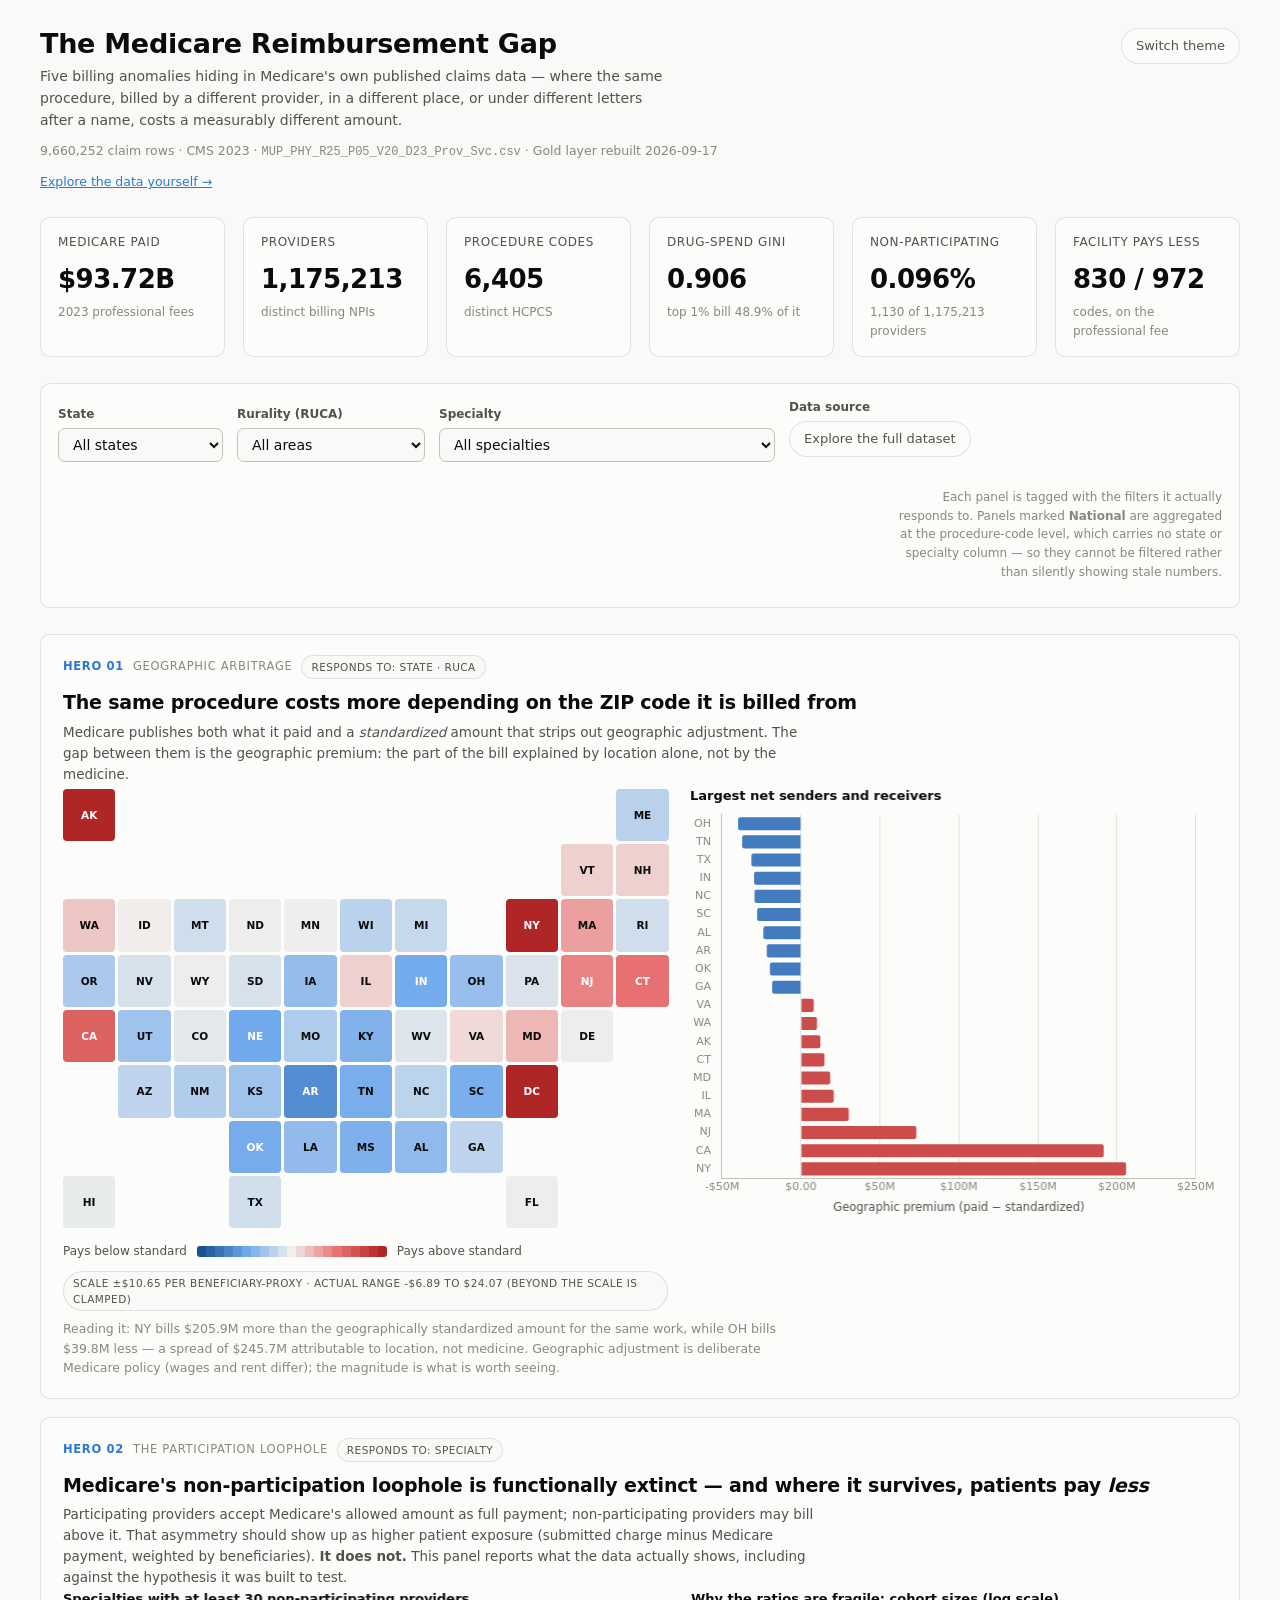
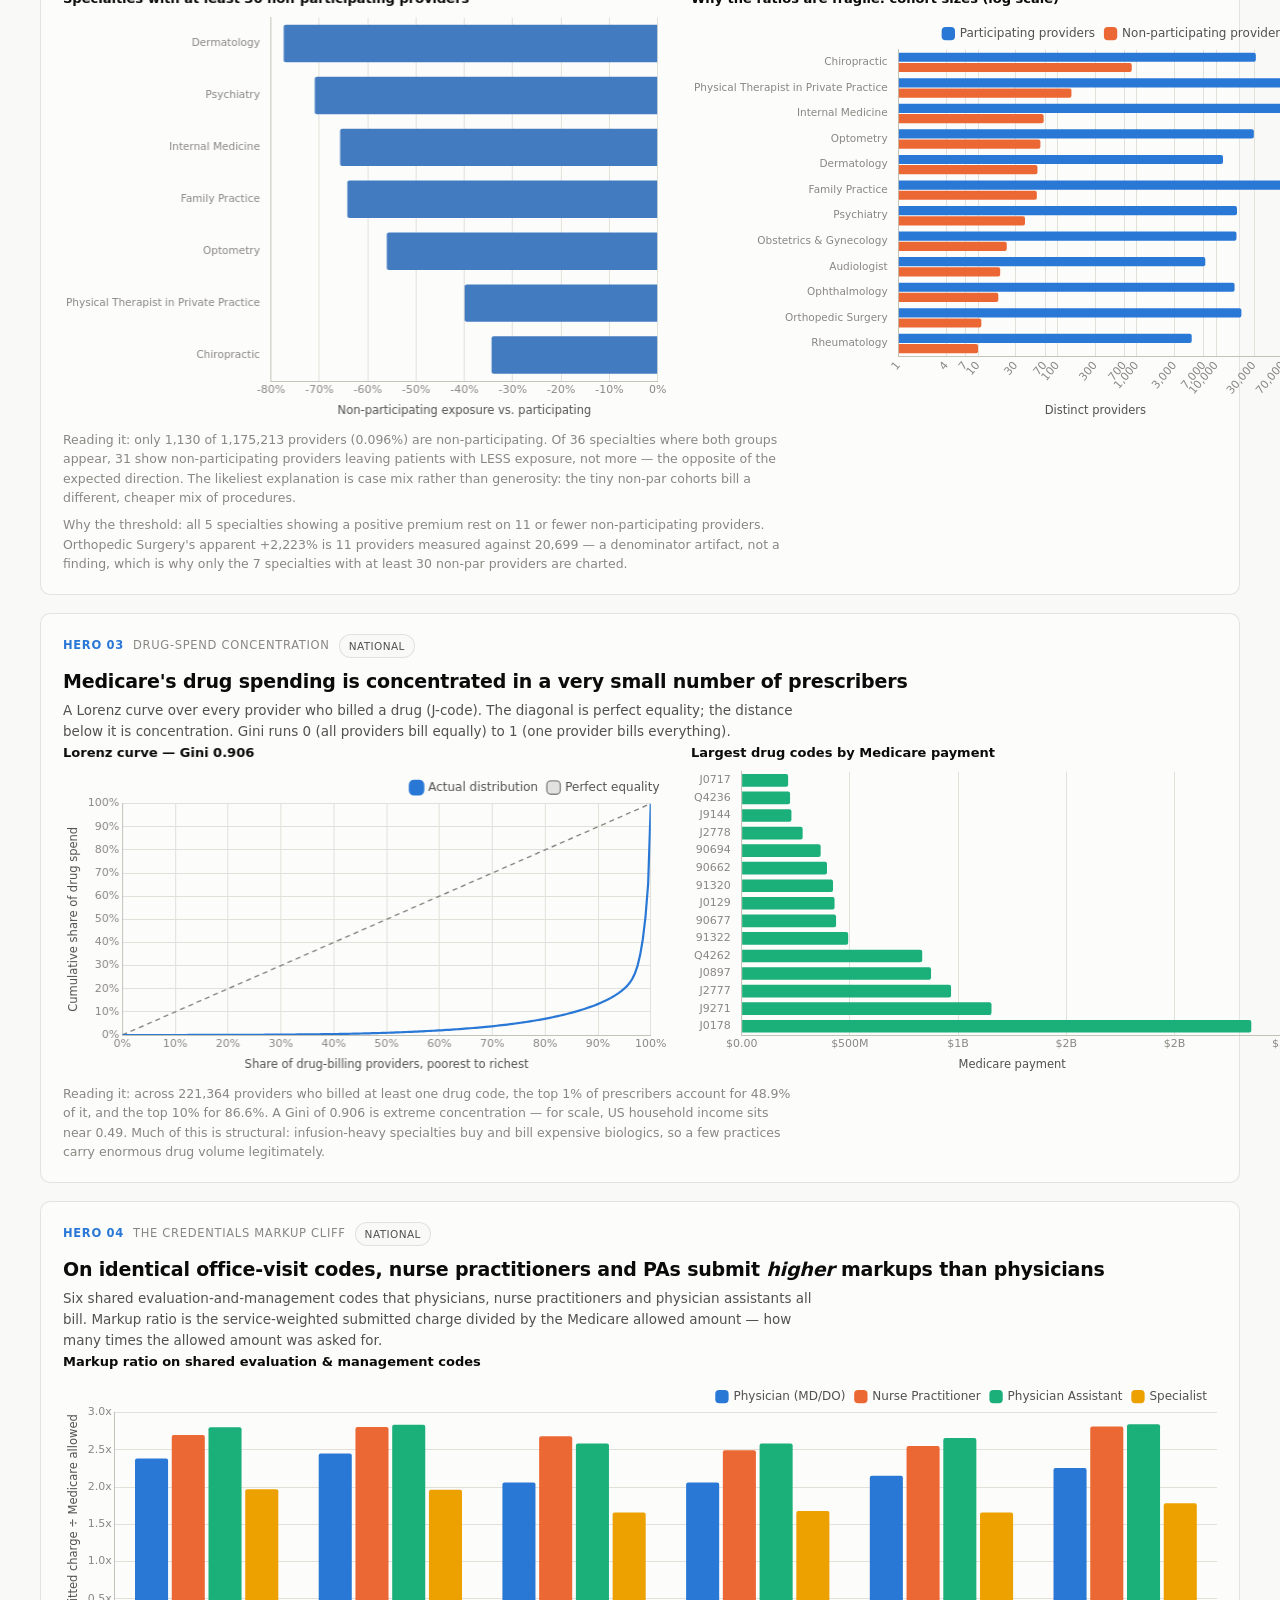
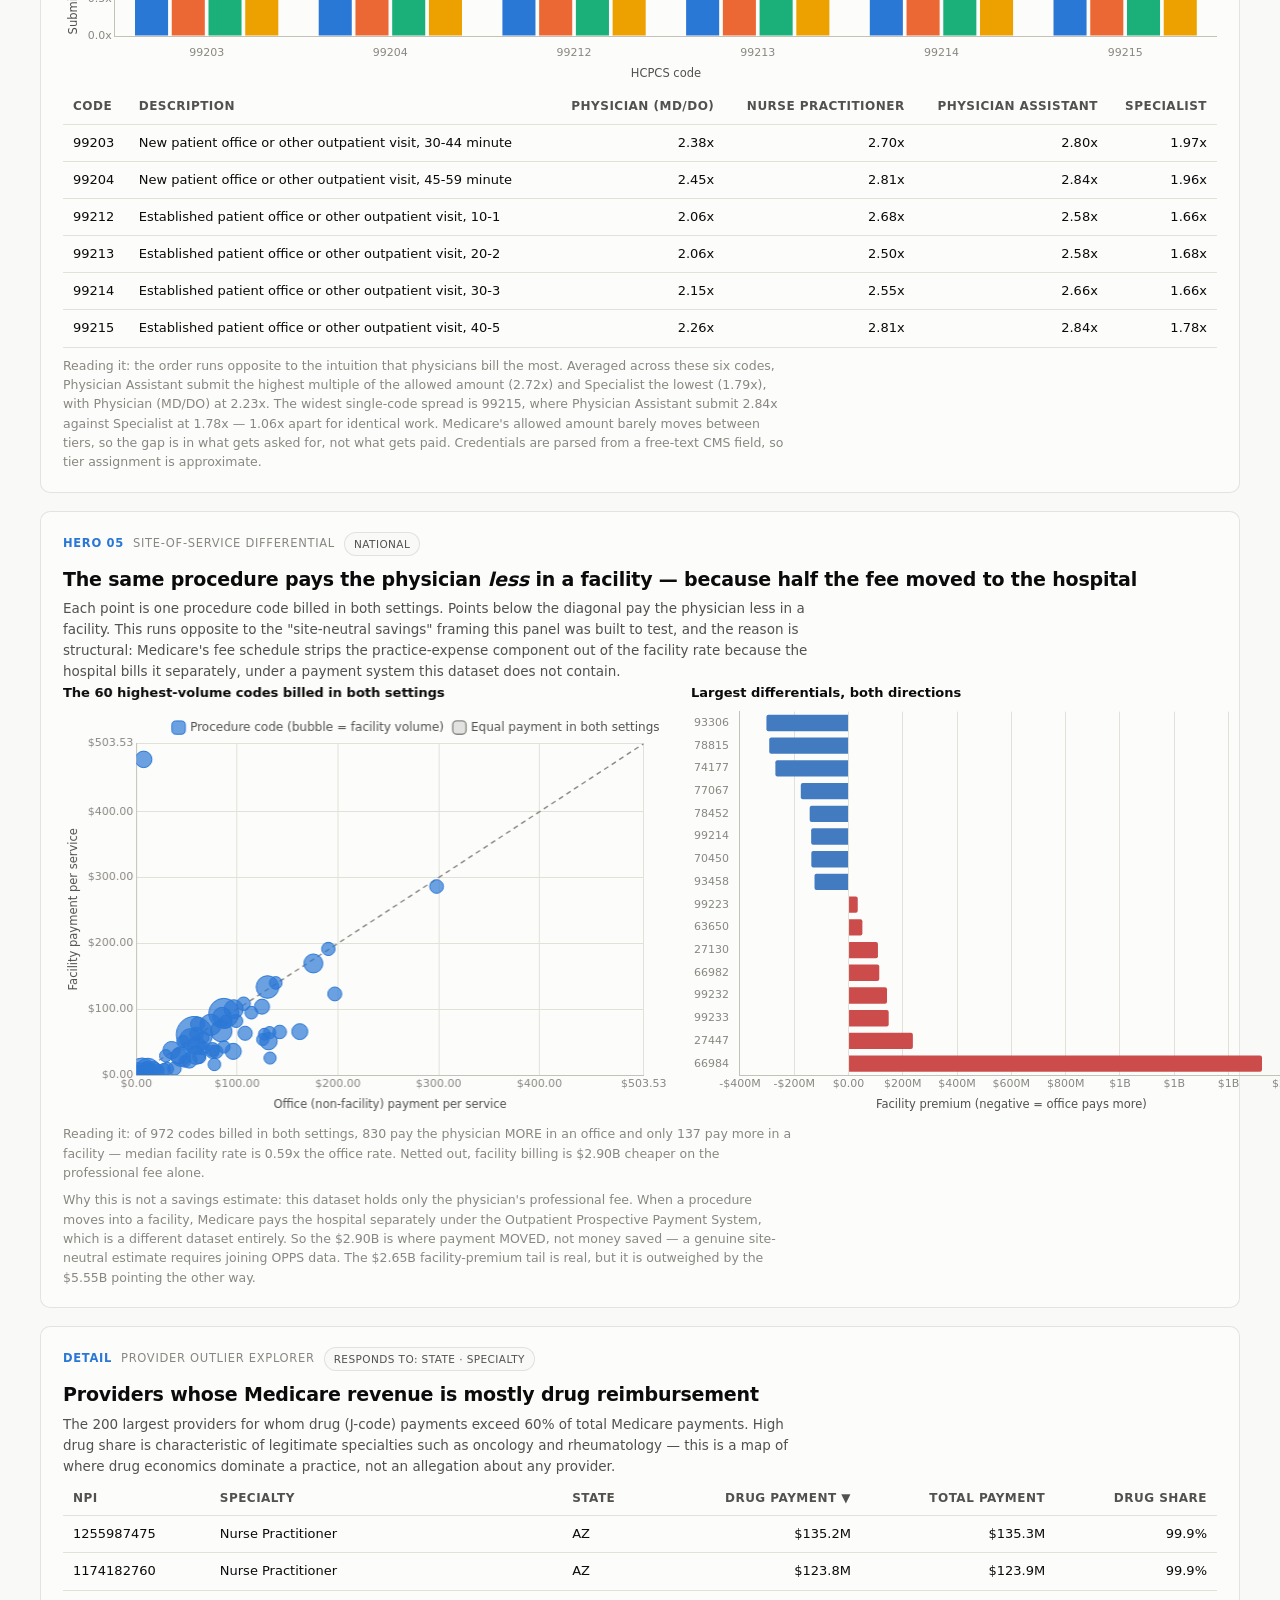
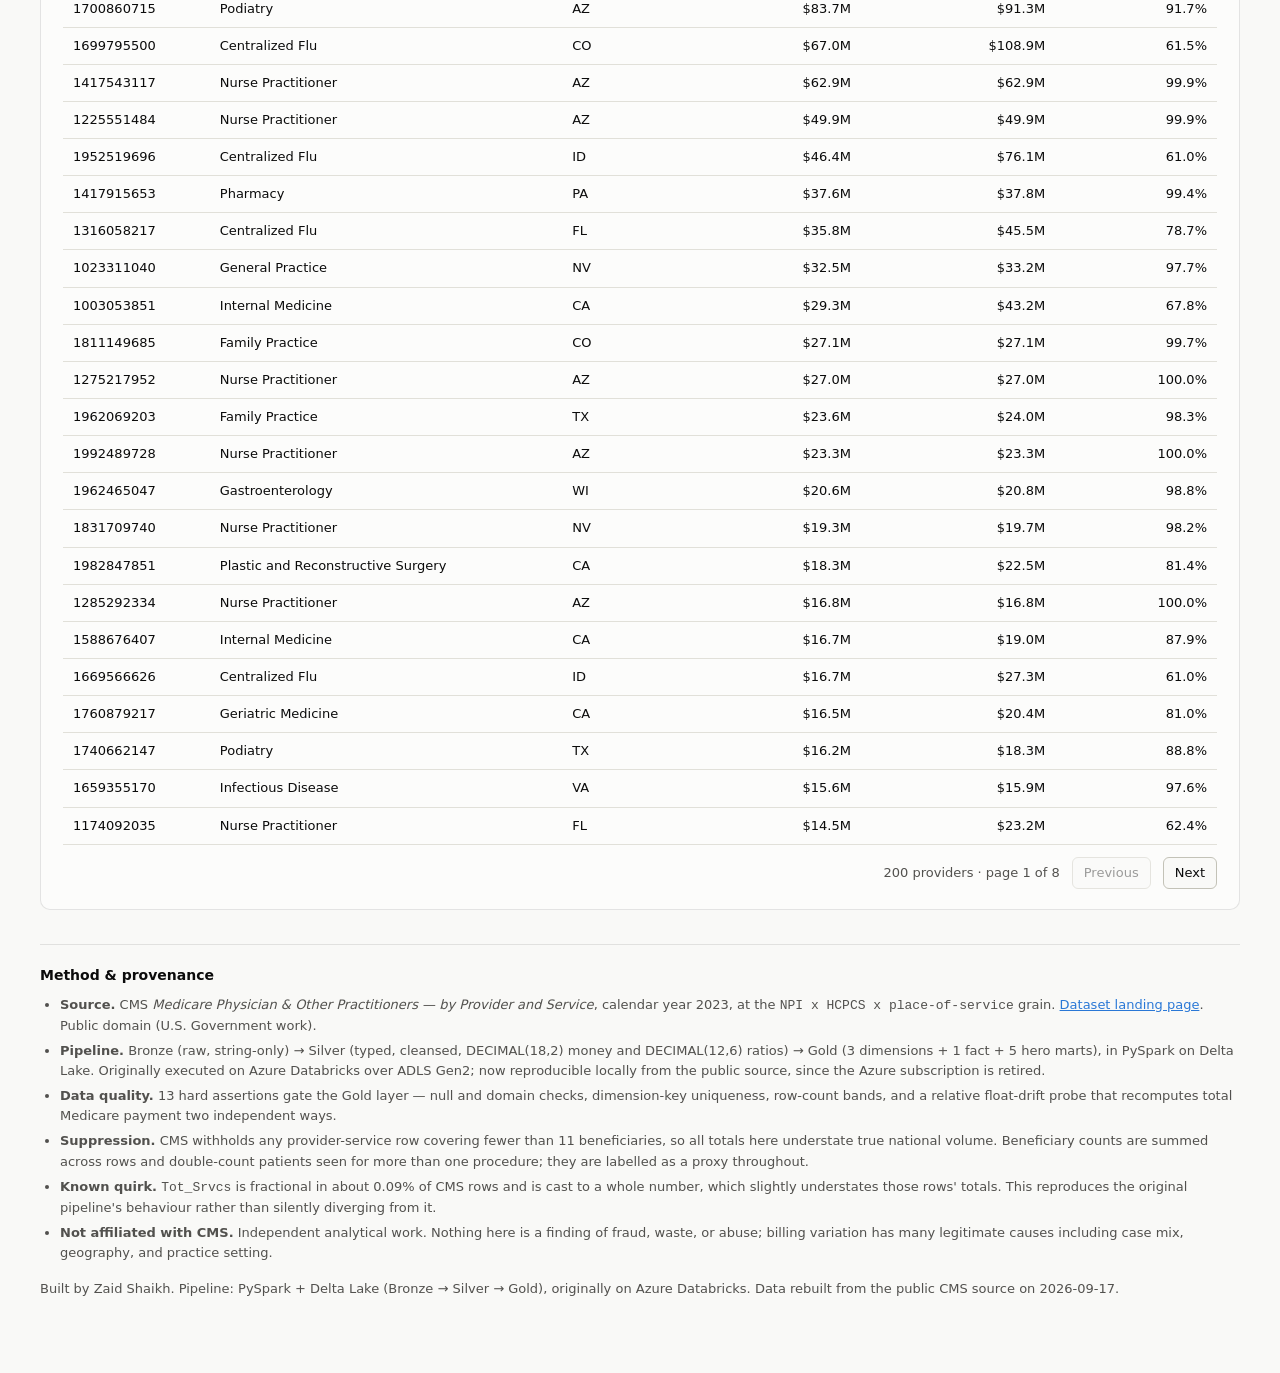
<file: docs/index.html>
<!DOCTYPE html>
<html lang="en" data-theme="light">
<head>
<meta charset="utf-8">
<meta name="viewport" content="width=device-width, initial-scale=1">
<title>Medicare Reimbursement Gap Analyzer — CMS 2023</title>
<meta name="description" content="Five billing-anomaly insights from 9.66M rows of CMS Medicare physician claims, built on a Bronze/Silver/Gold lakehouse with PySpark and Delta Lake.">
<!-- Chart.js 4.5.1, vendored on purpose. Loading it from a CDN made the entire
     narrative a single point of failure: on a network that blocks cdn.jsdelivr.net,
     Chart was undefined, charts.js threw at load, and the cascade emptied the KPI
     ribbon and removed all 8 charts, leaving only prose. This copy is byte-identical
     to the CDN's -- verify with
       openssl dgst -sha384 -binary docs/js/chart.umd.min.js | openssl base64 -A
     which must print
       jb8JQMbMoBUzgWatfe6COACi2ljcDdZQ2OxczGA3bGNeWe+6DChMTBJemed7ZnvJ
     No integrity/crossorigin attributes: both are meaningless for a same-origin file.
     The static narrative now has zero external dependencies. DuckDB still comes from
     jsdelivr, but only on demand, and explore mode degrades politely without it. -->
<script src="js/chart.umd.min.js"></script>
<link rel="stylesheet" href="css/dash.css">
</head>
<body>
<div class="wrap">

<header class="page">
  <div>
    <h1>The Medicare Reimbursement Gap</h1>
    <p class="sub">Five billing anomalies hiding in Medicare's own published claims data —
      where the same procedure, billed by a different provider, in a different place, or
      under different letters after a name, costs a measurably different amount.</p>
    <p class="prov" id="prov"></p>
    <p class="prov"><a href="explore.html">Explore the data yourself →</a></p>
  </div>
  <button class="toggle" id="theme" type="button">Switch theme</button>
</header>

<section class="kpis" id="kpis"></section>

<div class="filters">
  <div class="f">
    <label for="fState">State</label>
    <select id="fState"><option value="all">All states</option></select>
  </div>
  <div class="f">
    <label for="fRuca">Rurality (RUCA)</label>
    <select id="fRuca"><option value="all">All areas</option></select>
  </div>
  <div class="f">
    <label for="fSpec">Specialty</label>
    <select id="fSpec"><option value="all">All specialties</option></select>
  </div>
  <div class="f">
    <label for="fLive">Data source</label>
    <button class="toggle" id="fLive" type="button" aria-pressed="false">
      Explore the full dataset
    </button>
    <span class="note" id="liveStatus"></span>
  </div>
  <p class="hint">Each panel is tagged with the filters it actually responds to.
     Panels marked <strong>National</strong> are aggregated at the procedure-code
     level, which carries no state or specialty column — so they cannot be filtered
     rather than silently showing stale numbers.</p>
</div>

<!-- HERO 1 -->
<section class="card">
  <div class="eyebrow"><span class="n">Hero 01</span> Geographic arbitrage
    <span class="chip">Responds to: State · RUCA</span></div>
  <h2 id="h1title">The same procedure costs more depending on the ZIP code it is billed from</h2>
  <p class="why">Medicare publishes both what it paid and a <em>standardized</em> amount that
     strips out geographic adjustment. The gap between them is the geographic premium: the part
     of the bill explained by location alone, not by the medicine.</p>
  <div class="split">
    <div>
      <div class="tilemap" id="tilemap"></div>
      <div class="legend">
        <span>Pays below standard</span>
        <span class="ramp" id="ramp"></span>
        <span>Pays above standard</span>
        <span class="chip" id="rampScale"></span>
      </div>
    </div>
    <div class="chartbox tall"><canvas id="cGeo"></canvas></div>
  </div>
  <p class="read" id="h1read"></p>
</section>

<!-- HERO 2 -->
<section class="card">
  <div class="eyebrow"><span class="n">Hero 02</span> The participation loophole
    <span class="chip">Responds to: Specialty</span>
    <span class="badge-reliability" id="badgeH2" hidden></span></div>
  <h2>Medicare's non-participation loophole is functionally extinct — and where it survives,
      patients pay <em>less</em></h2>
  <p class="why">Participating providers accept Medicare's allowed amount as full payment;
     non-participating providers may bill above it. That asymmetry should show up as higher
     patient exposure (submitted charge minus Medicare payment, weighted by beneficiaries).
     <strong>It does not.</strong> This panel reports what the data actually shows, including
     against the hypothesis it was built to test.</p>
  <div class="split">
    <div class="chartbox tall"><canvas id="cNonPar"></canvas></div>
    <div class="chartbox tall"><canvas id="cNonParAbs"></canvas></div>
  </div>
  <p class="read" id="h2read"></p>
  <p class="read" id="h2caveat"></p>
</section>

<!-- HERO 3 -->
<section class="card">
  <div class="eyebrow"><span class="n">Hero 03</span> Drug-spend concentration
    <span class="chip" id="chipH3">National</span></div>
  <h2>Medicare's drug spending is concentrated in a very small number of prescribers</h2>
  <p class="why">A Lorenz curve over every provider who billed a drug (J-code). The diagonal is
     perfect equality; the distance below it is concentration. Gini runs 0 (all providers bill
     equally) to 1 (one provider bills everything).</p>
  <div class="split">
    <div class="chartbox"><canvas id="cLorenz"></canvas></div>
    <div class="chartbox"><canvas id="cJcode"></canvas></div>
  </div>
  <p class="read" id="h3read"></p>
</section>

<!-- HERO 4 -->
<section class="card">
  <div class="eyebrow"><span class="n">Hero 04</span> The credentials markup cliff
    <span class="chip">National</span></div>
  <h2>On identical office-visit codes, nurse practitioners and PAs submit <em>higher</em>
      markups than physicians</h2>
  <p class="why">Six shared evaluation-and-management codes that physicians, nurse practitioners
     and physician assistants all bill. Markup ratio is the service-weighted submitted charge
     divided by the Medicare allowed amount — how many times the allowed amount was asked for.</p>
  <div class="chartbox"><canvas id="cCred"></canvas></div>
  <!-- Table is the accessibility relief for the two light-mode series that fall
       below 3:1 against the light surface; it is also just easier to read exactly. -->
  <div class="tblwrap"><table id="tCred"></table></div>
  <p class="read" id="h4read"></p>
</section>

<!-- HERO 5 -->
<section class="card">
  <div class="eyebrow"><span class="n">Hero 05</span> Site-of-service differential
    <span class="chip">National</span></div>
  <h2>The same procedure pays the physician <em>less</em> in a facility — because half the fee
      moved to the hospital</h2>
  <p class="why">Each point is one procedure code billed in both settings. Points below the
     diagonal pay the physician less in a facility. This runs opposite to the "site-neutral
     savings" framing this panel was built to test, and the reason is structural: Medicare's
     fee schedule strips the practice-expense component out of the facility rate because the
     hospital bills it separately, under a payment system this dataset does not contain.</p>
  <div class="split">
    <div class="chartbox tall"><canvas id="cSite"></canvas></div>
    <div class="chartbox tall"><canvas id="cSiteBar"></canvas></div>
  </div>
  <p class="read" id="h5read"></p>
  <p class="read" id="h5caveat"></p>
</section>

<!-- DETAIL -->
<section class="card">
  <div class="eyebrow"><span class="n">Detail</span> Provider outlier explorer
    <span class="chip">Responds to: State · Specialty</span></div>
  <h2>Providers whose Medicare revenue is mostly drug reimbursement</h2>
  <p class="why">The 200 largest providers for whom drug (J-code) payments exceed 60% of total
     Medicare payments. High drug share is characteristic of legitimate specialties such as
     oncology and rheumatology — this is a map of where drug economics dominate a practice,
     not an allegation about any provider.</p>
  <div class="tblwrap"><table id="tProv"></table></div>
  <div class="pager" id="provPager"></div>
</section>

<footer class="page">
  <h3>Method &amp; provenance</h3>
  <ul>
    <li><strong>Source.</strong> CMS <em>Medicare Physician &amp; Other Practitioners — by
      Provider and Service</em>, calendar year 2023, at the
      <code>NPI x HCPCS x place-of-service</code> grain.
      <a id="srcLink" href="#" rel="noopener">Dataset landing page</a>. Public domain
      (U.S. Government work).</li>
    <li><strong>Pipeline.</strong> Bronze (raw, string-only) → Silver (typed, cleansed,
      DECIMAL(18,2) money and DECIMAL(12,6) ratios) → Gold (3 dimensions + 1 fact + 5 hero
      marts), in PySpark on Delta Lake. Originally executed on Azure Databricks over ADLS Gen2;
      now reproducible locally from the public source, since the Azure subscription is retired.</li>
    <li><strong>Data quality.</strong> 13 hard assertions gate the Gold layer — null and domain
      checks, dimension-key uniqueness, row-count bands, and a relative float-drift probe that
      recomputes total Medicare payment two independent ways.</li>
    <li><strong>Suppression.</strong> CMS withholds any provider-service row covering fewer than
      11 beneficiaries, so all totals here understate true national volume. Beneficiary counts
      are summed across rows and double-count patients seen for more than one procedure; they
      are labelled as a proxy throughout.</li>
    <li><strong>Known quirk.</strong> <code>Tot_Srvcs</code> is fractional in about 0.09% of CMS
      rows and is cast to a whole number, which slightly understates those rows' totals. This
      reproduces the original pipeline's behaviour rather than silently diverging from it.</li>
    <li><strong>Not affiliated with CMS.</strong> Independent analytical work. Nothing here is
      a finding of fraud, waste, or abuse; billing variation has many legitimate causes
      including case mix, geography, and practice setting.</li>
  </ul>
  <p id="foot"></p>
</footer>

</div>

<script id="payload" type="application/json">/*DATA_START*/{"meta":{"cms_file":"MUP_PHY_R25_P05_V20_D23_Prov_Svc.csv","cms_url":"https://data.cms.gov/provider-summary-by-type-of-service/medicare-physician-other-practitioners/medicare-physician-other-practitioners-by-provider-and-service","data_year":2023,"generated":"2026-09-17","source_rows":9660252},"geo":[{"state":"AA","ruca":"Large rural","premium":-1546.94,"pymt":23259.24,"benes":275.0,"svcs":364.0,"prem_per_bene":-5.63},{"state":"AA","ruca":"Urban","premium":-2981.04,"pymt":105415.24,"benes":3227.0,"svcs":10497.0,"prem_per_bene":-0.92},{"state":"AE","ruca":"Unknown","premium":21434.73,"pymt":10386188.82,"benes":89309.0,"svcs":843961.0,"prem_per_bene":0.24},{"state":"AE","ruca":"Urban","premium":-6559.84,"pymt":99797.31,"benes":1144.0,"svcs":1700.0,"prem_per_bene":-5.73},{"state":"AK","ruca":"Unknown","premium":38865.25,"pymt":214744.43,"benes":1859.0,"svcs":3935.0,"prem_per_bene":20.91},{"state":"AK","ruca":"Urban","premium":8175582.42,"pymt":52135903.39,"benes":354337.0,"svcs":1983816.0,"prem_per_bene":23.07},{"state":"AK","ruca":"Small rural / isolated","premium":1494383.84,"pymt":7912968.82,"benes":54594.0,"svcs":290840.0,"prem_per_bene":27.37},{"state":"AK","ruca":"Large rural","premium":2548296.84,"pymt":13790412.81,"benes":98379.0,"svcs":414730.0,"prem_per_bene":25.9},{"state":"AL","ruca":"Large rural","premium":-1292241.38,"pymt":37456098.97,"benes":385292.0,"svcs":1759648.0,"prem_per_bene":-3.35},{"state":"AL","ruca":"Urban","premium":-22062356.74,"pymt":454228177.75,"benes":5389005.0,"svcs":25982260.0,"prem_per_bene":-4.09},{"state":"AL","ruca":"Small rural / isolated","premium":-135691.87,"pymt":28365707.12,"benes":250995.0,"svcs":1409185.0,"prem_per_bene":-0.54},{"state":"AL","ruca":"Unknown","premium":-336545.48,"pymt":5454511.15,"benes":69197.0,"svcs":415085.0,"prem_per_bene":-4.86},{"state":"AP","ruca":"Urban","premium":355.72,"pymt":51669.69,"benes":254.0,"svcs":793.0,"prem_per_bene":1.4},{"state":"AP","ruca":"Unknown","premium":-13742.82,"pymt":350463.58,"benes":4923.0,"svcs":22562.0,"prem_per_bene":-2.79},{"state":"AR","ruca":"Small rural / isolated","premium":1048274.59,"pymt":25521770.91,"benes":242807.0,"svcs":1419881.0,"prem_per_bene":4.32},{"state":"AR","ruca":"Urban","premium":-20303317.8,"pymt":269883523.4,"benes":2454954.0,"svcs":14473662.0,"prem_per_bene":-8.27},{"state":"AR","ruca":"Unknown","premium":-20495.76,"pymt":200920.53,"benes":1109.0,"svcs":2718.0,"prem_per_bene":-18.48},{"state":"AR","ruca":"Large rural","premium":-2416204.35,"pymt":42881045.12,"benes":450978.0,"svcs":1691808.0,"prem_per_bene":-5.36},{"state":"AZ","ruca":"Unknown","premium":-61887.87,"pymt":1741128.72,"benes":12352.0,"svcs":54793.0,"prem_per_bene":-5.01},{"state":"AZ","ruca":"Small rural / isolated","premium":801186.81,"pymt":13700732.5,"benes":112834.0,"svcs":527499.0,"prem_per_bene":7.1},{"state":"AZ","ruca":"Large rural","premium":111403.37,"pymt":24598224.24,"benes":197111.0,"svcs":922896.0,"prem_per_bene":0.57},{"state":"AZ","ruca":"Urban","premium":-17094212.31,"pymt":798740422.31,"benes":7865599.0,"svcs":41626008.0,"prem_per_bene":-2.17},{"state":"CA","ruca":"Urban","premium":185324821.88,"pymt":3529972013.18,"benes":28814549.0,"svcs":157591655.0,"prem_per_bene":6.43},{"state":"CA","ruca":"Small rural / isolated","premium":2026379.17,"pymt":18545599.15,"benes":149627.0,"svcs":832205.0,"prem_per_bene":13.54},{"state":"CA","ruca":"Large rural","premium":4160458.73,"pymt":75970322.08,"benes":611975.0,"svcs":2709346.0,"prem_per_bene":6.8},{"state":"CA","ruca":"Unknown","premium":171800.31,"pymt":1672681.4,"benes":10577.0,"svcs":108989.0,"prem_per_bene":16.24},{"state":"CO","ruca":"Large rural","premium":-58590.37,"pymt":25698594.46,"benes":266331.0,"svcs":1018255.0,"prem_per_bene":-0.22},{"state":"CO","ruca":"Unknown","premium":3229.08,"pymt":65682.68,"benes":599.0,"svcs":1410.0,"prem_per_bene":5.39},{"state":"CO","ruca":"Small rural / isolated","premium":1173526.07,"pymt":14939487.55,"benes":130616.0,"svcs":650461.0,"prem_per_bene":8.98},{"state":"CO","ruca":"Urban","premium":-3397151.18,"pymt":398051994.1,"benes":3944516.0,"svcs":22577284.0,"prem_per_bene":-0.86},{"state":"CT","ruca":"Urban","premium":13927599.6,"pymt":309705542.41,"benes":2602551.0,"svcs":11020961.0,"prem_per_bene":5.35},{"state":"CT","ruca":"Large rural","premium":368671.31,"pymt":6970261.76,"benes":68294.0,"svcs":247118.0,"prem_per_bene":5.4},{"state":"CT","ruca":"Small rural / isolated","premium":125847.35,"pymt":1512298.19,"benes":11700.0,"svcs":35414.0,"prem_per_bene":10.76},{"state":"CT","ruca":"Unknown","premium":439024.19,"pymt":8230615.47,"benes":68070.0,"svcs":254104.0,"prem_per_bene":6.45},{"state":"DC","ruca":"Unknown","premium":34801.15,"pymt":460253.57,"benes":5018.0,"svcs":9633.0,"prem_per_bene":6.94},{"state":"DC","ruca":"Urban","premium":6273536.67,"pymt":83140793.57,"benes":579385.0,"svcs":2836289.0,"prem_per_bene":10.83},{"state":"DE","ruca":"Urban","premium":-319574.92,"pymt":132906405.57,"benes":931002.0,"svcs":5119504.0,"prem_per_bene":-0.34},{"state":"DE","ruca":"Small rural / isolated","premium":-57189.29,"pymt":2168959.01,"benes":17593.0,"svcs":56905.0,"prem_per_bene":-3.25},{"state":"DE","ruca":"Unknown","premium":181.98,"pymt":176175.4,"benes":1906.0,"svcs":4456.0,"prem_per_bene":0.1},{"state":"DE","ruca":"Large rural","premium":168905.12,"pymt":43956157.61,"benes":334844.0,"svcs":2357020.0,"prem_per_bene":0.5},{"state":"FL","ruca":"Large rural","premium":606706.68,"pymt":39647936.14,"benes":320771.0,"svcs":1881919.0,"prem_per_bene":1.89},{"state":"FL","ruca":"Small rural / isolated","premium":1059555.49,"pymt":29928230.25,"benes":256254.0,"svcs":1259271.0,"prem_per_bene":4.13},{"state":"FL","ruca":"Unknown","premium":-1487.43,"pymt":408506.42,"benes":4407.0,"svcs":22151.0,"prem_per_bene":-0.34},{"state":"FL","ruca":"Urban","premium":-6224434.02,"pymt":3214594757.77,"benes":28156235.0,"svcs":183652224.0,"prem_per_bene":-0.22},{"state":"FM","ruca":"Urban","premium":857.51,"pymt":27392.06,"benes":48.0,"svcs":421.0,"prem_per_bene":17.86},{"state":"GA","ruca":"Unknown","premium":-3199.23,"pymt":216197.8,"benes":3373.0,"svcs":5838.0,"prem_per_bene":-0.95},{"state":"GA","ruca":"Urban","premium":-16223623.95,"pymt":779584336.0,"benes":7790500.0,"svcs":39750695.0,"prem_per_bene":-2.08},{"state":"GA","ruca":"Large rural","premium":-3205202.88,"pymt":75622185.64,"benes":754299.0,"svcs":3068009.0,"prem_per_bene":-4.25},{"state":"GA","ruca":"Small rural / isolated","premium":1167352.71,"pymt":39795733.0,"benes":351154.0,"svcs":2085344.0,"prem_per_bene":3.32},{"state":"GU","ruca":"Unknown","premium":47075.38,"pymt":5451099.32,"benes":42665.0,"svcs":385689.0,"prem_per_bene":1.1},{"state":"GU","ruca":"Urban","premium":-80.03,"pymt":3771.9,"benes":46.0,"svcs":55.0,"prem_per_bene":-1.74},{"state":"HI","ruca":"Large rural","premium":167660.43,"pymt":11670557.26,"benes":92917.0,"svcs":424774.0,"prem_per_bene":1.8},{"state":"HI","ruca":"Urban","premium":-512157.77,"pymt":72245464.32,"benes":852384.0,"svcs":3049553.0,"prem_per_bene":-0.6},{"state":"HI","ruca":"Small rural / isolated","premium":31495.3,"pymt":2059062.3,"benes":15949.0,"svcs":49455.0,"prem_per_bene":1.97},{"state":"IA","ruca":"Urban","premium":-10050553.93,"pymt":255941425.26,"benes":2244293.0,"svcs":11918951.0,"prem_per_bene":-4.48},{"state":"IA","ruca":"Large rural","premium":-1508814.35,"pymt":32639643.58,"benes":371611.0,"svcs":1150186.0,"prem_per_bene":-4.06},{"state":"IA","ruca":"Unknown","premium":-821.92,"pymt":1618.64,"benes":19.0,"svcs":33.0,"prem_per_bene":-43.26},{"state":"IA","ruca":"Small rural / isolated","premium":744053.33,"pymt":29580679.96,"benes":289249.0,"svcs":1305061.0,"prem_per_bene":2.57},{"state":"ID","ruca":"Large rural","premium":-432868.35,"pymt":16179851.98,"benes":150965.0,"svcs":615824.0,"prem_per_bene":-2.87},{"state":"ID","ruca":"Unknown","premium":-2492.62,"pymt":27287.12,"benes":310.0,"svcs":476.0,"prem_per_bene":-8.04},{"state":"ID","ruca":"Urban","premium":388831.09,"pymt":137595479.05,"benes":1656776.0,"svcs":6931480.0,"prem_per_bene":0.23},{"state":"ID","ruca":"Small rural / isolated","premium":214157.44,"pymt":5248034.95,"benes":51618.0,"svcs":282197.0,"prem_per_bene":4.15},{"state":"IL","ruca":"Large rural","premium":-110529.71,"pymt":71504208.94,"benes":573754.0,"svcs":4062646.0,"prem_per_bene":-0.19},{"state":"IL","ruca":"Urban","premium":18230364.04,"pymt":1723576253.9,"benes":15461531.0,"svcs":99407876.0,"prem_per_bene":1.18},{"state":"IL","ruca":"Small rural / isolated","premium":2637235.95,"pymt":28179023.19,"benes":226070.0,"svcs":1467467.0,"prem_per_bene":11.67},{"state":"IL","ruca":"Unknown","premium":-67.05,"pymt":145568.67,"benes":1169.0,"svcs":3266.0,"prem_per_bene":-0.06},{"state":"IN","ruca":"Urban","premium":-27826663.2,"pymt":546240336.45,"benes":5152589.0,"svcs":22865690.0,"prem_per_bene":-5.4},{"state":"IN","ruca":"Small rural / isolated","premium":65657.97,"pymt":18984203.08,"benes":179642.0,"svcs":720385.0,"prem_per_bene":0.37},{"state":"IN","ruca":"Large rural","premium":-1920404.69,"pymt":54933297.36,"benes":545169.0,"svcs":1982832.0,"prem_per_bene":-3.52},{"state":"IN","ruca":"Unknown","premium":-14260.05,"pymt":156931.08,"benes":2001.0,"svcs":3277.0,"prem_per_bene":-7.13},{"state":"KS","ruca":"Urban","premium":-13620879.24,"pymt":258474317.58,"benes":3582385.0,"svcs":13280567.0,"prem_per_bene":-3.8},{"state":"KS","ruca":"Unknown","premium":-3887.16,"pymt":59152.29,"benes":436.0,"svcs":2347.0,"prem_per_bene":-8.92},{"state":"KS","ruca":"Small rural / isolated","premium":1988047.43,"pymt":17764360.41,"benes":160866.0,"svcs":977596.0,"prem_per_bene":12.36},{"state":"KS","ruca":"Large rural","premium":-2413881.37,"pymt":59249254.04,"benes":586210.0,"svcs":3152733.0,"prem_per_bene":-4.12},{"state":"KY","ruca":"Large rural","premium":-2664742.65,"pymt":74538382.07,"benes":655648.0,"svcs":3362279.0,"prem_per_bene":-4.06},{"state":"KY","ruca":"Unknown","premium":-186.05,"pymt":5152.42,"benes":120.0,"svcs":174.0,"prem_per_bene":-1.55},{"state":"KY","ruca":"Urban","premium":-16446331.25,"pymt":273390920.76,"benes":2706141.0,"svcs":12184785.0,"prem_per_bene":-6.08},{"state":"KY","ruca":"Small rural / isolated","premium":2422344.47,"pymt":36661554.04,"benes":329423.0,"svcs":1833900.0,"prem_per_bene":7.35},{"state":"LA","ruca":"Urban","premium":-13371037.62,"pymt":366374904.71,"benes":3175721.0,"svcs":16855475.0,"prem_per_bene":-4.21},{"state":"LA","ruca":"Large rural","premium":-691685.65,"pymt":32896201.33,"benes":273254.0,"svcs":1504224.0,"prem_per_bene":-2.53},{"state":"LA","ruca":"Small rural / isolated","premium":142843.35,"pymt":17194028.34,"benes":179620.0,"svcs":1868192.0,"prem_per_bene":0.8},{"state":"LA","ruca":"Unknown","premium":-11123.47,"pymt":173811.78,"benes":3072.0,"svcs":6429.0,"prem_per_bene":-3.62},{"state":"MA","ruca":"Urban","premium":29426490.28,"pymt":836944142.1,"benes":8888279.0,"svcs":33817006.0,"prem_per_bene":3.31},{"state":"MA","ruca":"Unknown","premium":35787.91,"pymt":584585.97,"benes":4617.0,"svcs":11927.0,"prem_per_bene":7.75},{"state":"MA","ruca":"Small rural / isolated","premium":409825.68,"pymt":3582886.38,"benes":27814.0,"svcs":146002.0,"prem_per_bene":14.73},{"state":"MA","ruca":"Large rural","premium":400943.81,"pymt":8034529.52,"benes":90933.0,"svcs":361944.0,"prem_per_bene":4.41},{"state":"MD","ruca":"Small rural / isolated","premium":-137732.38,"pymt":5758307.33,"benes":50715.0,"svcs":196986.0,"prem_per_bene":-2.72},{"state":"MD","ruca":"Urban","premium":18692240.41,"pymt":899400372.2,"benes":7475741.0,"svcs":43817656.0,"prem_per_bene":2.5},{"state":"MD","ruca":"Unknown","premium":15721.61,"pymt":448989.11,"benes":5012.0,"svcs":18913.0,"prem_per_bene":3.14},{"state":"MD","ruca":"Large rural","premium":-64469.51,"pymt":36460705.3,"benes":216688.0,"svcs":2548366.0,"prem_per_bene":-0.3},{"state":"ME","ruca":"Small rural / isolated","premium":479102.94,"pymt":15058046.3,"benes":129450.0,"svcs":724738.0,"prem_per_bene":3.7},{"state":"ME","ruca":"Large rural","premium":-413110.87,"pymt":14019940.52,"benes":126480.0,"svcs":558105.0,"prem_per_bene":-3.27},{"state":"ME","ruca":"Urban","premium":-1963736.43,"pymt":55957408.06,"benes":604859.0,"svcs":2614475.0,"prem_per_bene":-3.25},{"state":"MI","ruca":"Small rural / isolated","premium":1487884.53,"pymt":25161084.32,"benes":219988.0,"svcs":1130023.0,"prem_per_bene":6.76},{"state":"MI","ruca":"Urban","premium":-12773571.35,"pymt":702951337.08,"benes":6268220.0,"svcs":30147639.0,"prem_per_bene":-2.04},{"state":"MI","ruca":"Large rural","premium":-501102.2,"pymt":48800684.47,"benes":491507.0,"svcs":1677890.0,"prem_per_bene":-1.02},{"state":"MI","ruca":"Unknown","premium":-6730.92,"pymt":95609.61,"benes":1107.0,"svcs":2336.0,"prem_per_bene":-6.08},{"state":"MN","ruca":"Large rural","premium":743816.11,"pymt":29910147.38,"benes":350557.0,"svcs":1065008.0,"prem_per_bene":2.12},{"state":"MN","ruca":"Urban","premium":-2790764.55,"pymt":281126671.76,"benes":3251763.0,"svcs":16915646.0,"prem_per_bene":-0.86},{"state":"MN","ruca":"Unknown","premium":315.33,"pymt":84390.5,"benes":2042.0,"svcs":3220.0,"prem_per_bene":0.15},{"state":"MN","ruca":"Small rural / isolated","premium":1903370.47,"pymt":18034447.21,"benes":194877.0,"svcs":830063.0,"prem_per_bene":9.77},{"state":"MO","ruca":"Unknown","premium":-6260.37,"pymt":345783.49,"benes":2791.0,"svcs":9907.0,"prem_per_bene":-2.24},{"state":"MO","ruca":"Small rural / isolated","premium":3009079.21,"pymt":25656261.94,"benes":204346.0,"svcs":1504106.0,"prem_per_bene":14.73},{"state":"MO","ruca":"Urban","premium":-15522591.52,"pymt":446111784.43,"benes":4131006.0,"svcs":20685298.0,"prem_per_bene":-3.76},{"state":"MO","ruca":"Large rural","premium":57471.2,"pymt":45858102.97,"benes":464855.0,"svcs":1902063.0,"prem_per_bene":0.12},{"state":"MP","ruca":"Unknown","premium":-27414.97,"pymt":262333.75,"benes":1825.0,"svcs":7432.0,"prem_per_bene":-15.02},{"state":"MS","ruca":"Unknown","premium":-6042.79,"pymt":71580.0,"benes":567.0,"svcs":3072.0,"prem_per_bene":-10.66},{"state":"MS","ruca":"Large rural","premium":-3324474.26,"pymt":99990723.66,"benes":1161538.0,"svcs":5142720.0,"prem_per_bene":-2.86},{"state":"MS","ruca":"Small rural / isolated","premium":-1546271.46,"pymt":30736456.79,"benes":361501.0,"svcs":1518879.0,"prem_per_bene":-4.28},{"state":"MS","ruca":"Urban","premium":-10484859.98,"pymt":188477986.65,"benes":1795206.0,"svcs":9269731.0,"prem_per_bene":-5.84},{"state":"MT","ruca":"Urban","premium":-1601309.39,"pymt":48572467.14,"benes":497508.0,"svcs":1878291.0,"prem_per_bene":-3.22},{"state":"MT","ruca":"Large rural","premium":-309047.79,"pymt":27778731.61,"benes":289608.0,"svcs":1023635.0,"prem_per_bene":-1.07},{"state":"MT","ruca":"Small rural / isolated","premium":727105.28,"pymt":14692625.84,"benes":125913.0,"svcs":743725.0,"prem_per_bene":5.77},{"state":"NC","ruca":"Large rural","premium":-4061679.04,"pymt":139625028.7,"benes":1452544.0,"svcs":5266609.0,"prem_per_bene":-2.8},{"state":"NC","ruca":"Unknown","premium":-4956.99,"pymt":84036.52,"benes":865.0,"svcs":1968.0,"prem_per_bene":-5.73},{"state":"NC","ruca":"Urban","premium":-25664923.97,"pymt":828593133.89,"benes":12150819.0,"svcs":42703172.0,"prem_per_bene":-2.11},{"state":"NC","ruca":"Small rural / isolated","premium":317868.63,"pymt":47025291.82,"benes":424538.0,"svcs":2129311.0,"prem_per_bene":0.75},{"state":"ND","ruca":"Small rural / isolated","premium":1395416.98,"pymt":6466588.21,"benes":64167.0,"svcs":419908.0,"prem_per_bene":21.75},{"state":"ND","ruca":"Large rural","premium":-23328.64,"pymt":11439909.31,"benes":173651.0,"svcs":711237.0,"prem_per_bene":-0.13},{"state":"ND","ruca":"Urban","premium":-1479660.68,"pymt":49655958.6,"benes":540142.0,"svcs":2012378.0,"prem_per_bene":-2.74},{"state":"ND","ruca":"Unknown","premium":176.3,"pymt":11285.18,"benes":110.0,"svcs":579.0,"prem_per_bene":1.6},{"state":"NE","ruca":"Large rural","premium":526855.56,"pymt":58216364.73,"benes":429808.0,"svcs":3050962.0,"prem_per_bene":1.23},{"state":"NE","ruca":"Urban","premium":-10517589.28,"pymt":160315311.27,"benes":1465516.0,"svcs":8958748.0,"prem_per_bene":-7.18},{"state":"NE","ruca":"Small rural / isolated","premium":-698921.67,"pymt":15477919.76,"benes":156829.0,"svcs":703364.0,"prem_per_bene":-4.46},{"state":"NH","ruca":"Unknown","premium":32.7,"pymt":39093.2,"benes":235.0,"svcs":612.0,"prem_per_bene":0.14},{"state":"NH","ruca":"Large rural","premium":963388.49,"pymt":42625893.66,"benes":456201.0,"svcs":1289916.0,"prem_per_bene":2.11},{"state":"NH","ruca":"Urban","premium":-121625.87,"pymt":85020780.54,"benes":806126.0,"svcs":2754053.0,"prem_per_bene":-0.15},{"state":"NH","ruca":"Small rural / isolated","premium":863489.36,"pymt":10387256.0,"benes":88361.0,"svcs":487592.0,"prem_per_bene":9.77},{"state":"NJ","ruca":"Unknown","premium":-9890.85,"pymt":232677.21,"benes":1445.0,"svcs":2963.0,"prem_per_bene":-6.84},{"state":"NJ","ruca":"Large rural","premium":457355.32,"pymt":8321981.85,"benes":62479.0,"svcs":218458.0,"prem_per_bene":7.32},{"state":"NJ","ruca":"Urban","premium":72615832.29,"pymt":1512983444.3,"benes":15716826.0,"svcs":70495130.0,"prem_per_bene":4.62},{"state":"NJ","ruca":"Small rural / isolated","premium":5490.53,"pymt":59868.44,"benes":389.0,"svcs":1983.0,"prem_per_bene":14.11},{"state":"NM","ruca":"Small rural / isolated","premium":106750.44,"pymt":5636439.07,"benes":52252.0,"svcs":223774.0,"prem_per_bene":2.04},{"state":"NM","ruca":"Urban","premium":-3099221.53,"pymt":107742776.36,"benes":1029463.0,"svcs":5042514.0,"prem_per_bene":-3.01},{"state":"NM","ruca":"Unknown","premium":-121.97,"pymt":5422.95,"benes":74.0,"svcs":119.0,"prem_per_bene":-1.65},{"state":"NM","ruca":"Large rural","premium":-312405.39,"pymt":25967066.28,"benes":224551.0,"svcs":1277566.0,"prem_per_bene":-1.39},{"state":"NV","ruca":"Large rural","premium":262847.39,"pymt":10252348.46,"benes":90489.0,"svcs":413774.0,"prem_per_bene":2.9},{"state":"NV","ruca":"Urban","premium":-3070087.06,"pymt":320727895.85,"benes":2429739.0,"svcs":17364830.0,"prem_per_bene":-1.26},{"state":"NV","ruca":"Small rural / isolated","premium":244991.83,"pymt":1215306.43,"benes":5286.0,"svcs":67309.0,"prem_per_bene":46.35},{"state":"NV","ruca":"Unknown","premium":-578.17,"pymt":25316.83,"benes":1939.0,"svcs":2194.0,"prem_per_bene":-0.3},{"state":"NY","ruca":"Unknown","premium":72991.13,"pymt":464371.99,"benes":3843.0,"svcs":9997.0,"prem_per_bene":18.99},{"state":"NY","ruca":"Urban","premium":202471143.29,"pymt":2369344516.26,"benes":18469571.0,"svcs":96756982.0,"prem_per_bene":10.96},{"state":"NY","ruca":"Small rural / isolated","premium":2566713.32,"pymt":37067467.14,"benes":366386.0,"svcs":1433220.0,"prem_per_bene":7.01},{"state":"NY","ruca":"Large rural","premium":750810.72,"pymt":52035852.86,"benes":489840.0,"svcs":2138208.0,"prem_per_bene":1.53},{"state":"OH","ruca":"Small rural / isolated","premium":-535111.74,"pymt":23312902.06,"benes":231433.0,"svcs":876672.0,"prem_per_bene":-2.31},{"state":"OH","ruca":"Unknown","premium":-39192.98,"pymt":767893.23,"benes":7520.0,"svcs":16668.0,"prem_per_bene":-5.21},{"state":"OH","ruca":"Urban","premium":-34414834.81,"pymt":786707960.15,"benes":9555134.0,"svcs":36364210.0,"prem_per_bene":-3.6},{"state":"OH","ruca":"Large rural","premium":-4816316.63,"pymt":118955291.69,"benes":1207936.0,"svcs":3932763.0,"prem_per_bene":-3.99},{"state":"OK","ruca":"Unknown","premium":-98.46,"pymt":245.84,"benes":11.0,"svcs":11.0,"prem_per_bene":-8.95},{"state":"OK","ruca":"Urban","premium":-18982508.5,"pymt":319258371.43,"benes":3117842.0,"svcs":16260417.0,"prem_per_bene":-6.09},{"state":"OK","ruca":"Large rural","premium":-2149622.66,"pymt":65933534.76,"benes":603706.0,"svcs":2700993.0,"prem_per_bene":-3.56},{"state":"OK","ruca":"Small rural / isolated","premium":1453982.56,"pymt":34155005.28,"benes":258122.0,"svcs":1943012.0,"prem_per_bene":5.63},{"state":"OR","ruca":"Small rural / isolated","premium":484633.05,"pymt":5677211.58,"benes":53888.0,"svcs":249421.0,"prem_per_bene":8.99},{"state":"OR","ruca":"Large rural","premium":156472.3,"pymt":42254434.84,"benes":622608.0,"svcs":2222060.0,"prem_per_bene":0.25},{"state":"OR","ruca":"Urban","premium":-8286983.35,"pymt":211152238.74,"benes":2047230.0,"svcs":10983557.0,"prem_per_bene":-4.05},{"state":"PA","ruca":"Unknown","premium":-3761.36,"pymt":267077.56,"benes":2146.0,"svcs":4541.0,"prem_per_bene":-1.75},{"state":"PA","ruca":"Urban","premium":-10787320.23,"pymt":1268714003.6,"benes":10907377.0,"svcs":60358983.0,"prem_per_bene":-0.99},{"state":"PA","ruca":"Small rural / isolated","premium":789793.86,"pymt":22189849.68,"benes":193319.0,"svcs":855517.0,"prem_per_bene":4.09},{"state":"PA","ruca":"Large rural","premium":-549304.12,"pymt":69333990.79,"benes":790186.0,"svcs":2371124.0,"prem_per_bene":-0.7},{"state":"PR","ruca":"Urban","premium":-977102.45,"pymt":25291806.52,"benes":302028.0,"svcs":1247136.0,"prem_per_bene":-3.24},{"state":"PR","ruca":"Small rural / isolated","premium":-809.33,"pymt":4501.59,"benes":253.0,"svcs":451.0,"prem_per_bene":-3.2},{"state":"PR","ruca":"Unknown","premium":-108.68,"pymt":39409.4,"benes":384.0,"svcs":1046.0,"prem_per_bene":-0.28},{"state":"PR","ruca":"Large rural","premium":-2805.73,"pymt":246574.95,"benes":3109.0,"svcs":17613.0,"prem_per_bene":-0.9},{"state":"RI","ruca":"Urban","premium":-1155532.81,"pymt":84138016.43,"benes":875231.0,"svcs":3832484.0,"prem_per_bene":-1.32},{"state":"SC","ruca":"Urban","premium":-25354034.15,"pymt":576900591.19,"benes":5157105.0,"svcs":27435747.0,"prem_per_bene":-4.92},{"state":"SC","ruca":"Large rural","premium":-2263735.08,"pymt":56098123.3,"benes":467480.0,"svcs":2462765.0,"prem_per_bene":-4.84},{"state":"SC","ruca":"Small rural / isolated","premium":-179721.25,"pymt":16734530.71,"benes":169732.0,"svcs":772996.0,"prem_per_bene":-1.06},{"state":"SC","ruca":"Unknown","premium":-10173.22,"pymt":159437.3,"benes":1261.0,"svcs":4932.0,"prem_per_bene":-8.07},{"state":"SD","ruca":"Small rural / isolated","premium":956453.63,"pymt":5560062.23,"benes":44793.0,"svcs":335334.0,"prem_per_bene":21.35},{"state":"SD","ruca":"Urban","premium":-1708413.66,"pymt":56598557.33,"benes":638153.0,"svcs":2383850.0,"prem_per_bene":-2.68},{"state":"SD","ruca":"Unknown","premium":-1623.84,"pymt":103116.31,"benes":1404.0,"svcs":6705.0,"prem_per_bene":-1.16},{"state":"SD","ruca":"Large rural","premium":-149507.59,"pymt":19115374.26,"benes":208699.0,"svcs":930751.0,"prem_per_bene":-0.72},{"state":"TN","ruca":"Unknown","premium":-84081.25,"pymt":996751.07,"benes":12596.0,"svcs":24019.0,"prem_per_bene":-6.68},{"state":"TN","ruca":"Large rural","premium":-4228494.38,"pymt":86931723.13,"benes":823537.0,"svcs":4630653.0,"prem_per_bene":-5.13},{"state":"TN","ruca":"Urban","premium":-33045894.81,"pymt":614865860.02,"benes":6532791.0,"svcs":34957512.0,"prem_per_bene":-5.06},{"state":"TN","ruca":"Small rural / isolated","premium":112802.03,"pymt":33307116.72,"benes":312135.0,"svcs":1597252.0,"prem_per_bene":0.36},{"state":"TX","ruca":"Large rural","premium":-2139541.88,"pymt":133895333.92,"benes":1201030.0,"svcs":6835101.0,"prem_per_bene":-1.78},{"state":"TX","ruca":"Unknown","premium":-36314.54,"pymt":2406610.16,"benes":7329.0,"svcs":189047.0,"prem_per_bene":-4.95},{"state":"TX","ruca":"Urban","premium":-32705612.92,"pymt":2359077415.95,"benes":23275393.0,"svcs":132312467.0,"prem_per_bene":-1.41},{"state":"TX","ruca":"Small rural / isolated","premium":3491321.95,"pymt":46318073.85,"benes":365594.0,"svcs":2426231.0,"prem_per_bene":9.55},{"state":"UT","ruca":"Small rural / isolated","premium":287196.95,"pymt":7537412.78,"benes":65349.0,"svcs":340414.0,"prem_per_bene":4.39},{"state":"UT","ruca":"Urban","premium":-5699923.77,"pymt":157837954.99,"benes":1564065.0,"svcs":7501588.0,"prem_per_bene":-3.64},{"state":"UT","ruca":"Large rural","premium":-159576.61,"pymt":7103846.21,"benes":64466.0,"svcs":250439.0,"prem_per_bene":-2.48},{"state":"VA","ruca":"Large rural","premium":122359.99,"pymt":25705755.56,"benes":280758.0,"svcs":2735130.0,"prem_per_bene":0.44},{"state":"VA","ruca":"Urban","premium":5322906.21,"pymt":913772067.42,"benes":8276621.0,"svcs":41445481.0,"prem_per_bene":0.64},{"state":"VA","ruca":"Small rural / isolated","premium":2647587.49,"pymt":41473781.7,"benes":391012.0,"svcs":1680044.0,"prem_per_bene":6.77},{"state":"VA","ruca":"Unknown","premium":14438.31,"pymt":436585.93,"benes":3186.0,"svcs":6810.0,"prem_per_bene":4.53},{"state":"VI","ruca":"Urban","premium":526.94,"pymt":4905.48,"benes":172.0,"svcs":395.0,"prem_per_bene":3.06},{"state":"VI","ruca":"Unknown","premium":-141041.38,"pymt":3882355.44,"benes":54362.0,"svcs":128763.0,"prem_per_bene":-2.59},{"state":"VT","ruca":"Large rural","premium":-209160.51,"pymt":10238072.43,"benes":118080.0,"svcs":318339.0,"prem_per_bene":-1.77},{"state":"VT","ruca":"Urban","premium":-507665.36,"pymt":18380945.9,"benes":210446.0,"svcs":705138.0,"prem_per_bene":-2.41},{"state":"VT","ruca":"Unknown","premium":-4179.98,"pymt":77490.8,"benes":914.0,"svcs":1546.0,"prem_per_bene":-4.57},{"state":"VT","ruca":"Small rural / isolated","premium":1300225.35,"pymt":11822407.62,"benes":109645.0,"svcs":599169.0,"prem_per_bene":11.86},{"state":"WA","ruca":"Small rural / isolated","premium":904652.36,"pymt":9881473.96,"benes":76431.0,"svcs":479818.0,"prem_per_bene":11.84},{"state":"WA","ruca":"Unknown","premium":6244.78,"pymt":59500.84,"benes":607.0,"svcs":1087.0,"prem_per_bene":10.29},{"state":"WA","ruca":"Large rural","premium":250401.61,"pymt":24215470.39,"benes":239513.0,"svcs":942661.0,"prem_per_bene":1.05},{"state":"WA","ruca":"Urban","premium":8973987.62,"pymt":516661490.91,"benes":5584837.0,"svcs":21951252.0,"prem_per_bene":1.61},{"state":"WI","ruca":"Urban","premium":-10540674.92,"pymt":283844574.39,"benes":3609940.0,"svcs":12513982.0,"prem_per_bene":-2.92},{"state":"WI","ruca":"Unknown","premium":21557.14,"pymt":182965.48,"benes":1544.0,"svcs":8886.0,"prem_per_bene":13.96},{"state":"WI","ruca":"Small rural / isolated","premium":1765406.22,"pymt":24765024.45,"benes":275806.0,"svcs":1217820.0,"prem_per_bene":6.4},{"state":"WI","ruca":"Large rural","premium":-595089.64,"pymt":37793222.02,"benes":459647.0,"svcs":1273414.0,"prem_per_bene":-1.29},{"state":"WV","ruca":"Large rural","premium":38687.58,"pymt":16878079.7,"benes":163593.0,"svcs":685227.0,"prem_per_bene":0.24},{"state":"WV","ruca":"Small rural / isolated","premium":733432.01,"pymt":11944737.58,"benes":102732.0,"svcs":575487.0,"prem_per_bene":7.14},{"state":"WV","ruca":"Urban","premium":-1765276.46,"pymt":103082493.14,"benes":1022653.0,"svcs":4349339.0,"prem_per_bene":-1.73},{"state":"WV","ruca":"Unknown","premium":-6322.57,"pymt":45663.76,"benes":553.0,"svcs":1283.0,"prem_per_bene":-11.43},{"state":"WY","ruca":"Urban","premium":-287415.07,"pymt":26591179.9,"benes":232003.0,"svcs":1756137.0,"prem_per_bene":-1.24},{"state":"WY","ruca":"Small rural / isolated","premium":184893.54,"pymt":11119733.76,"benes":95731.0,"svcs":510952.0,"prem_per_bene":1.93},{"state":"WY","ruca":"Large rural","premium":48653.13,"pymt":17578634.61,"benes":163819.0,"svcs":644844.0,"prem_per_bene":0.3},{"state":"XX","ruca":"Small rural / isolated","premium":-615.62,"pymt":12509.19,"benes":303.0,"svcs":315.0,"prem_per_bene":-2.03},{"state":"XX","ruca":"Urban","premium":4557.24,"pymt":1525371.68,"benes":6752.0,"svcs":81561.0,"prem_per_bene":0.67},{"state":"XX","ruca":"Large rural","premium":-3617.03,"pymt":97554.99,"benes":496.0,"svcs":1398.0,"prem_per_bene":-7.29}],"nonpar":[{"specialty":"Orthopedic Surgery","premium_pct":22.23169,"exp_y":436.31,"exp_n":10136.22,"n_y":20699.0,"n_n":11.0,"pymt_y":2115815334.91,"pymt_n":300105.74,"measurable":false},{"specialty":"Gastroenterology","premium_pct":0.46859,"exp_y":511.71,"exp_n":751.49,"n_y":14121.0,"n_n":5.0,"pymt_y":1077995103.94,"pymt_n":55218.69,"measurable":false},{"specialty":"Physical Medicine and Rehabilitation","premium_pct":0.26874,"exp_y":296.57,"exp_n":376.27,"n_y":8103.0,"n_n":8.0,"pymt_y":898349987.63,"pymt_n":109536.26,"measurable":false},{"specialty":"Podiatry","premium_pct":0.14927,"exp_y":85.35,"exp_n":98.09,"n_y":15191.0,"n_n":7.0,"pymt_y":1549713969.33,"pymt_n":23420.78,"measurable":false},{"specialty":"General Surgery","premium_pct":0.02102,"exp_y":422.85,"exp_n":431.74,"n_y":19058.0,"n_n":1.0,"pymt_y":735055430.75,"pymt_n":17772.8,"measurable":false},{"specialty":"Clinic or Group Practice","premium_pct":-0.04063,"exp_y":55.63,"exp_n":53.37,"n_y":37.0,"n_n":7.0,"pymt_y":710431.54,"pymt_n":282607.27,"measurable":false},{"specialty":"Diagnostic Radiology","premium_pct":-0.10717,"exp_y":229.64,"exp_n":205.03,"n_y":31548.0,"n_n":1.0,"pymt_y":3588037956.05,"pymt_n":3219.67,"measurable":false},{"specialty":"General Practice","premium_pct":-0.2146,"exp_y":110.39,"exp_n":86.7,"n_y":3388.0,"n_n":5.0,"pymt_y":294485879.85,"pymt_n":24528.8,"measurable":false},{"specialty":"Chiropractic","premium_pct":-0.34382,"exp_y":31.47,"exp_n":20.65,"n_y":31490.0,"n_n":862.0,"pymt_y":443535333.48,"pymt_n":6033606.66,"measurable":true},{"specialty":"Physical Therapist in Private Practice","premium_pct":-0.39952,"exp_y":58.07,"exp_n":34.87,"n_y":73353.0,"n_n":150.0,"pymt_y":3308004051.73,"pymt_n":2360935.32,"measurable":true},{"specialty":"Maxillofacial Surgery","premium_pct":-0.49228,"exp_y":257.72,"exp_n":130.85,"n_y":503.0,"n_n":5.0,"pymt_y":5108163.59,"pymt_n":3827.72,"measurable":false},{"specialty":"Cardiology","premium_pct":-0.49236,"exp_y":218.64,"exp_n":110.99,"n_y":19398.0,"n_n":4.0,"pymt_y":3485482987.66,"pymt_n":12457.73,"measurable":false},{"specialty":"Infectious Disease","premium_pct":-0.49241,"exp_y":185.9,"exp_n":94.36,"n_y":6052.0,"n_n":1.0,"pymt_y":485882057.48,"pymt_n":551.48,"measurable":false},{"specialty":"Pulmonary Disease","premium_pct":-0.55783,"exp_y":192.1,"exp_n":84.94,"n_y":10379.0,"n_n":5.0,"pymt_y":991109044.79,"pymt_n":23956.23,"measurable":false},{"specialty":"Optometry","premium_pct":-0.56049,"exp_y":91.92,"exp_n":40.4,"n_y":29706.0,"n_n":61.0,"pymt_y":864260002.08,"pymt_n":206016.39,"measurable":true},{"specialty":"Plastic and Reconstructive Surgery","premium_pct":-0.56925,"exp_y":474.17,"exp_n":204.25,"n_y":3121.0,"n_n":1.0,"pymt_y":179960313.01,"pymt_n":6773.21,"measurable":false},{"specialty":"Neurology","premium_pct":-0.58228,"exp_y":350.04,"exp_n":146.22,"n_y":15573.0,"n_n":6.0,"pymt_y":1236739260.9,"pymt_n":25022.63,"measurable":false},{"specialty":"Rheumatology","premium_pct":-0.61475,"exp_y":105.62,"exp_n":40.69,"n_y":4906.0,"n_n":10.0,"pymt_y":1810013700.28,"pymt_n":26293.32,"measurable":false},{"specialty":"Urology","premium_pct":-0.63043,"exp_y":201.91,"exp_n":74.62,"n_y":8936.0,"n_n":2.0,"pymt_y":1185137556.99,"pymt_n":11860.44,"measurable":false},{"specialty":"Family Practice","premium_pct":-0.64208,"exp_y":111.98,"exp_n":40.08,"n_y":78497.0,"n_n":55.0,"pymt_y":4361432743.33,"pymt_n":401149.87,"measurable":true},{"specialty":"Internal Medicine","premium_pct":-0.65707,"exp_y":145.51,"exp_n":49.9,"n_y":88692.0,"n_n":67.0,"pymt_y":6855832729.43,"pymt_n":487926.67,"measurable":true},{"specialty":"Ophthalmology","premium_pct":-0.68249,"exp_y":231.74,"exp_n":73.58,"n_y":16999.0,"n_n":18.0,"pymt_y":7245728826.74,"pymt_n":277412.21,"measurable":false},{"specialty":"Oral Surgery (Dentist only)","premium_pct":-0.69154,"exp_y":322.93,"exp_n":99.61,"n_y":769.0,"n_n":4.0,"pymt_y":26682068.87,"pymt_n":5698.55,"measurable":false},{"specialty":"Occupational Therapist in Private Practice","premium_pct":-0.6922,"exp_y":62.67,"exp_n":19.29,"n_y":10187.0,"n_n":5.0,"pymt_y":362446523.53,"pymt_n":75804.59,"measurable":false},{"specialty":"Psychiatry","premium_pct":-0.70942,"exp_y":156.24,"exp_n":45.4,"n_y":18231.0,"n_n":39.0,"pymt_y":575308181.78,"pymt_n":823420.6,"measurable":true},{"specialty":"Endocrinology","premium_pct":-0.71218,"exp_y":120.84,"exp_n":34.78,"n_y":6160.0,"n_n":6.0,"pymt_y":489652546.4,"pymt_n":59122.3,"measurable":false},{"specialty":"Allergy/ Immunology","premium_pct":-0.71329,"exp_y":87.58,"exp_n":25.11,"n_y":3117.0,"n_n":5.0,"pymt_y":265535095.27,"pymt_n":84358.21,"measurable":false},{"specialty":"Osteopathic Manipulative Medicine","premium_pct":-0.72391,"exp_y":228.73,"exp_n":63.15,"n_y":628.0,"n_n":7.0,"pymt_y":45785619.75,"pymt_n":23773.02,"measurable":false},{"specialty":"Audiologist","premium_pct":-0.75245,"exp_y":84.67,"exp_n":20.96,"n_y":7272.0,"n_n":19.0,"pymt_y":51164363.06,"pymt_n":24505.07,"measurable":false},{"specialty":"Hand Surgery","premium_pct":-0.76429,"exp_y":282.81,"exp_n":66.66,"n_y":1606.0,"n_n":1.0,"pymt_y":147851674.43,"pymt_n":1215.97,"measurable":false},{"specialty":"Dermatology","premium_pct":-0.77366,"exp_y":184.68,"exp_n":41.8,"n_y":12158.0,"n_n":56.0,"pymt_y":2727443186.38,"pymt_n":990210.11,"measurable":true},{"specialty":"Obstetrics & Gynecology","premium_pct":-0.78086,"exp_y":162.41,"exp_n":35.59,"n_y":17952.0,"n_n":23.0,"pymt_y":277024328.45,"pymt_n":162006.93,"measurable":false},{"specialty":"Interventional Pain Management","premium_pct":-0.83902,"exp_y":444.66,"exp_n":71.58,"n_y":1478.0,"n_n":1.0,"pymt_y":276405210.21,"pymt_n":31024.37,"measurable":false},{"specialty":"Hospitalist","premium_pct":-0.8736,"exp_y":250.88,"exp_n":31.71,"n_y":19105.0,"n_n":1.0,"pymt_y":976211280.11,"pymt_n":1414.05,"measurable":false},{"specialty":"Emergency Medicine","premium_pct":-0.94093,"exp_y":697.99,"exp_n":41.23,"n_y":47230.0,"n_n":1.0,"pymt_y":1886793051.31,"pymt_n":30877.62,"measurable":false},{"specialty":"Preventive Medicine","premium_pct":-0.94183,"exp_y":155.07,"exp_n":9.02,"n_y":235.0,"n_n":1.0,"pymt_y":11985983.07,"pymt_n":279.2,"measurable":false}],"nonpar_stats":{"specialties_compared":36,"positive":5,"negative":31,"measurable":7,"min_nonpar_providers":30},"lorenz":[{"x":1e-05,"y":0.0},{"x":0.00503,"y":0.0},{"x":0.01006,"y":0.0},{"x":0.01508,"y":0.0},{"x":0.02011,"y":0.0},{"x":0.02513,"y":0.0},{"x":0.03015,"y":0.0},{"x":0.03518,"y":1e-05},{"x":0.0402,"y":1e-05},{"x":0.04523,"y":1e-05},{"x":0.05026,"y":1e-05},{"x":0.05528,"y":2e-05},{"x":0.06031,"y":2e-05},{"x":0.06533,"y":2e-05},{"x":0.07036,"y":3e-05},{"x":0.07538,"y":3e-05},{"x":0.08041,"y":3e-05},{"x":0.08543,"y":4e-05},{"x":0.09046,"y":5e-05},{"x":0.09548,"y":5e-05},{"x":0.10051,"y":6e-05},{"x":0.10553,"y":7e-05},{"x":0.11056,"y":8e-05},{"x":0.11558,"y":9e-05},{"x":0.12061,"y":0.0001},{"x":0.12563,"y":0.00011},{"x":0.13066,"y":0.00012},{"x":0.13568,"y":0.00013},{"x":0.14071,"y":0.00015},{"x":0.14573,"y":0.00016},{"x":0.15076,"y":0.00018},{"x":0.15578,"y":0.0002},{"x":0.16081,"y":0.00022},{"x":0.16583,"y":0.00024},{"x":0.17086,"y":0.00026},{"x":0.17588,"y":0.00029},{"x":0.18091,"y":0.00031},{"x":0.18593,"y":0.00034},{"x":0.19096,"y":0.00037},{"x":0.19598,"y":0.0004},{"x":0.20101,"y":0.00043},{"x":0.20603,"y":0.00047},{"x":0.21106,"y":0.00051},{"x":0.21608,"y":0.00055},{"x":0.22111,"y":0.0006},{"x":0.22613,"y":0.00064},{"x":0.23116,"y":0.00069},{"x":0.23619,"y":0.00075},{"x":0.24121,"y":0.00081},{"x":0.24623,"y":0.00087},{"x":0.25126,"y":0.00093},{"x":0.25628,"y":0.00101},{"x":0.26131,"y":0.00111},{"x":0.26633,"y":0.00114},{"x":0.27136,"y":0.00121},{"x":0.27639,"y":0.00129},{"x":0.28141,"y":0.00136},{"x":0.28643,"y":0.00144},{"x":0.29146,"y":0.00152},{"x":0.29648,"y":0.0016},{"x":0.30151,"y":0.00169},{"x":0.30654,"y":0.00178},{"x":0.31156,"y":0.00187},{"x":0.31659,"y":0.00197},{"x":0.32161,"y":0.00207},{"x":0.32663,"y":0.00217},{"x":0.33166,"y":0.00228},{"x":0.33669,"y":0.00238},{"x":0.34171,"y":0.00252},{"x":0.34674,"y":0.00261},{"x":0.35176,"y":0.00274},{"x":0.35679,"y":0.00286},{"x":0.36181,"y":0.00299},{"x":0.36684,"y":0.00313},{"x":0.37186,"y":0.00327},{"x":0.37689,"y":0.00341},{"x":0.38191,"y":0.00357},{"x":0.38694,"y":0.00372},{"x":0.39196,"y":0.00389},{"x":0.39699,"y":0.00406},{"x":0.40201,"y":0.00424},{"x":0.40704,"y":0.00443},{"x":0.41206,"y":0.00462},{"x":0.41709,"y":0.00482},{"x":0.42212,"y":0.00504},{"x":0.42714,"y":0.00526},{"x":0.43216,"y":0.00549},{"x":0.43719,"y":0.00573},{"x":0.44221,"y":0.00598},{"x":0.44724,"y":0.00624},{"x":0.45226,"y":0.00651},{"x":0.45729,"y":0.00678},{"x":0.46231,"y":0.00707},{"x":0.46734,"y":0.00738},{"x":0.47236,"y":0.00769},{"x":0.47739,"y":0.00801},{"x":0.48241,"y":0.00835},{"x":0.48744,"y":0.0087},{"x":0.49246,"y":0.00906},{"x":0.49749,"y":0.00943},{"x":0.50252,"y":0.00982},{"x":0.50754,"y":0.01021},{"x":0.51256,"y":0.01062},{"x":0.51759,"y":0.01105},{"x":0.52261,"y":0.01148},{"x":0.52764,"y":0.01193},{"x":0.53267,"y":0.01239},{"x":0.53769,"y":0.01287},{"x":0.54272,"y":0.01336},{"x":0.54774,"y":0.01386},{"x":0.55276,"y":0.01438},{"x":0.55779,"y":0.01491},{"x":0.56281,"y":0.01545},{"x":0.56784,"y":0.01602},{"x":0.57287,"y":0.01659},{"x":0.57789,"y":0.01719},{"x":0.58292,"y":0.0178},{"x":0.58794,"y":0.01842},{"x":0.59296,"y":0.01907},{"x":0.59799,"y":0.01973},{"x":0.60302,"y":0.02041},{"x":0.60804,"y":0.0211},{"x":0.61307,"y":0.02182},{"x":0.61809,"y":0.02255},{"x":0.62312,"y":0.02331},{"x":0.62814,"y":0.02409},{"x":0.63316,"y":0.02489},{"x":0.63819,"y":0.02571},{"x":0.64322,"y":0.02655},{"x":0.64824,"y":0.02742},{"x":0.65327,"y":0.02831},{"x":0.65829,"y":0.02923},{"x":0.66332,"y":0.03017},{"x":0.66834,"y":0.03114},{"x":0.67337,"y":0.03214},{"x":0.67839,"y":0.03316},{"x":0.68342,"y":0.03422},{"x":0.68844,"y":0.03531},{"x":0.69347,"y":0.03642},{"x":0.69849,"y":0.03757},{"x":0.70352,"y":0.03876},{"x":0.70854,"y":0.03998},{"x":0.71357,"y":0.04123},{"x":0.71859,"y":0.04253},{"x":0.72362,"y":0.04386},{"x":0.72865,"y":0.04523},{"x":0.73367,"y":0.04665},{"x":0.73869,"y":0.04811},{"x":0.74372,"y":0.04963},{"x":0.74874,"y":0.05118},{"x":0.75377,"y":0.05279},{"x":0.75879,"y":0.05445},{"x":0.76382,"y":0.05616},{"x":0.76885,"y":0.05793},{"x":0.77387,"y":0.05976},{"x":0.77889,"y":0.06164},{"x":0.78392,"y":0.06359},{"x":0.78895,"y":0.0656},{"x":0.79397,"y":0.06767},{"x":0.799,"y":0.06982},{"x":0.80402,"y":0.07203},{"x":0.80905,"y":0.07432},{"x":0.81407,"y":0.07669},{"x":0.81909,"y":0.07914},{"x":0.82412,"y":0.08167},{"x":0.82915,"y":0.08429},{"x":0.83417,"y":0.08701},{"x":0.8392,"y":0.08982},{"x":0.84422,"y":0.09273},{"x":0.84925,"y":0.09575},{"x":0.85427,"y":0.09888},{"x":0.8593,"y":0.10212},{"x":0.86432,"y":0.1055},{"x":0.86935,"y":0.10901},{"x":0.87437,"y":0.11266},{"x":0.8794,"y":0.11646},{"x":0.88442,"y":0.12043},{"x":0.88945,"y":0.12459},{"x":0.89447,"y":0.12894},{"x":0.8995,"y":0.1335},{"x":0.90452,"y":0.13831},{"x":0.90955,"y":0.14339},{"x":0.91458,"y":0.14876},{"x":0.9196,"y":0.15446},{"x":0.92462,"y":0.16056},{"x":0.92965,"y":0.16712},{"x":0.93467,"y":0.17419},{"x":0.9397,"y":0.1819},{"x":0.94473,"y":0.19046},{"x":0.94975,"y":0.20008},{"x":0.95478,"y":0.21123},{"x":0.9598,"y":0.22459},{"x":0.96482,"y":0.24176},{"x":0.96985,"y":0.26539},{"x":0.97487,"y":0.29872},{"x":0.9799,"y":0.34651},{"x":0.98493,"y":0.41388},{"x":0.98995,"y":0.50989},{"x":0.99498,"y":0.65179},{"x":1.0,"y":1.0}],"jcode_top":[{"hcpcs":"J0178","desc":"Injection, aflibercept, 1 mg","pymt":2354722302.4,"providers":3204.0},{"hcpcs":"J9271","desc":"Injection, pembrolizumab, 1 mg","pymt":1154350197.37,"providers":1841.0},{"hcpcs":"J2777","desc":"Injection, faricimab-svoa, 0.1 mg","pymt":967501736.41,"providers":2039.0},{"hcpcs":"J0897","desc":"Injection, denosumab, 1 mg","pymt":875043252.51,"providers":10057.0},{"hcpcs":"Q4262","desc":"Dual layer impax membrane, per square centimeter","pymt":834254089.8,"providers":141.0},{"hcpcs":"91322","desc":"Sarscov2 vac 50 mcg/0.5ml im","pymt":492127173.28,"providers":29357.0},{"hcpcs":"90677","desc":"Pneumococcal conjugate vaccine, 20 valent (pcv20), for intramuscular use","pymt":436249327.19,"providers":52450.0},{"hcpcs":"J0129","desc":"Injection, abatacept, 10 mg (code may be used for medicare when drug administered under th","pymt":429252211.6,"providers":1221.0},{"hcpcs":"91320","desc":"Sarscv2 vac 30mcg trs-suc im","pymt":422068648.6,"providers":27083.0},{"hcpcs":"90662","desc":"Influenza vaccine split virus, preservative free","pymt":394299729.66,"providers":70752.0},{"hcpcs":"90694","desc":"Influenza vaccine, quadrivalent inactivated, 0.5 ml dosage","pymt":365018333.2,"providers":51678.0},{"hcpcs":"J2778","desc":"Injection, ranibizumab, 0.1 mg","pymt":281806694.23,"providers":1208.0},{"hcpcs":"J9144","desc":"Injection, daratumumab, 10 mg and hyaluronidase-fihj","pymt":229940934.38,"providers":615.0},{"hcpcs":"Q4236","desc":"Carepatch, per square centimeter","pymt":223639047.4,"providers":79.0},{"hcpcs":"J0717","desc":"Injection, certolizumab pegol, 1 mg (code may be used for medicare when drug administered ","pymt":214619139.91,"providers":848.0},{"hcpcs":"J9299","desc":"Injection, nivolumab, 1 mg","pymt":211141098.45,"providers":505.0},{"hcpcs":"J0585","desc":"Injection, onabotulinumtoxina, 1 unit","pymt":210564184.5,"providers":3636.0},{"hcpcs":"J1602","desc":"Injection, golimumab, 1 mg, for intravenous use","pymt":196573493.26,"providers":1041.0},{"hcpcs":"J3111","desc":"Injection, romosozumab-aqqg, 1 mg","pymt":165655967.85,"providers":970.0},{"hcpcs":"J1745","desc":"Injection, infliximab, excludes biosimilar, 10 mg","pymt":144851340.32,"providers":1352.0},{"hcpcs":"J3262","desc":"Injection, tocilizumab, 1 mg","pymt":140982195.01,"providers":618.0},{"hcpcs":"Q4217","desc":"Woundfix, biowound, woundfix plus, biowound plus, woundfix xplus or biowound xplus, per sq","pymt":136854335.65,"providers":65.0},{"hcpcs":"Q4253","desc":"Zenith amniotic membrane, per square centimeter","pymt":133000438.86,"providers":73.0},{"hcpcs":"Q4205","desc":"Membrane graft or membrane wrap, per square centimeter","pymt":123911298.23,"providers":63.0},{"hcpcs":"J3380","desc":"Injection, vedolizumab, 1 mg","pymt":119595309.59,"providers":620.0}],"credentials":[{"hcpcs":"99213","desc":"Established patient office or other outpatient visit, 20-29 minutes","shared":true,"md":2.062,"np":2.496,"pa":2.585,"spec":1.678},{"hcpcs":"99204","desc":"New patient office or other outpatient visit, 45-59 minutes","shared":true,"md":2.45,"np":2.806,"pa":2.838,"spec":1.963},{"hcpcs":"99214","desc":"Established patient office or other outpatient visit, 30-39 minutes","shared":true,"md":2.153,"np":2.55,"pa":2.66,"spec":1.66},{"hcpcs":"99212","desc":"Established patient office or other outpatient visit, 10-19 minutes","shared":true,"md":2.06,"np":2.682,"pa":2.584,"spec":1.659},{"hcpcs":"99215","desc":"Established patient office or other outpatient visit, 40-54 minutes","shared":true,"md":2.257,"np":2.814,"pa":2.842,"spec":1.782},{"hcpcs":"99203","desc":"New patient office or other outpatient visit, 30-44 minutes","shared":true,"md":2.383,"np":2.698,"pa":2.804,"spec":1.971},{"hcpcs":"Q9967","desc":"Low osmolar contrast material, 300-399 mg/ml iodine concentration, per ml","shared":false,"md":10.667,"np":14.2,"pa":11.6,"spec":null},{"hcpcs":"J0717","desc":"Injection, certolizumab pegol, 1 mg (code may be used for medicare when drug administered ","shared":false,"md":2.822,"np":3.314,"pa":4.369,"spec":null},{"hcpcs":"J1439","desc":"Injection, ferric carboxymaltose, 1 mg","shared":false,"md":3.209,"np":2.655,"pa":4.027,"spec":null},{"hcpcs":"J0897","desc":"Injection, denosumab, 1 mg","shared":false,"md":2.0,"np":2.319,"pa":1.982,"spec":null},{"hcpcs":"J0585","desc":"Injection, onabotulinumtoxina, 1 unit","shared":false,"md":2.209,"np":2.544,"pa":2.581,"spec":1.359},{"hcpcs":"A9575","desc":"Injection, gadoterate meglumine, 0.1 ml","shared":false,"md":8.571,"np":7.143,"pa":7.0,"spec":null},{"hcpcs":"Q0138","desc":"Injection, ferumoxytol, for treatment of iron deficiency anemia, 1 mg (non-esrd use)","shared":false,"md":7.78,"np":6.26,"pa":4.314,"spec":null},{"hcpcs":"J2777","desc":"Injection, faricimab-svoa, 0.1 mg","shared":false,"md":1.814,"np":null,"pa":1.217,"spec":null},{"hcpcs":"J0878","desc":"Injection, daptomycin, 1 mg","shared":false,"md":16.4,"np":11.0,"pa":16.0,"spec":50.0},{"hcpcs":"J3262","desc":"Injection, tocilizumab, 1 mg","shared":false,"md":1.814,"np":2.328,"pa":2.406,"spec":null},{"hcpcs":"99232","desc":"Subsequent hospital care with moderate levelof medical decision making, if using time, at ","shared":false,"md":2.469,"np":2.91,"pa":3.069,"spec":2.08},{"hcpcs":"J9271","desc":"Injection, pembrolizumab, 1 mg","shared":false,"md":2.441,"np":2.208,"pa":3.175,"spec":null},{"hcpcs":"J1071","desc":"Injection, testosterone cypionate, 1 mg","shared":false,"md":15.0,"np":11.0,"pa":7.667,"spec":null},{"hcpcs":"J0881","desc":"Injection, darbepoetin alfa, 1 microgram (non-esrd use)","shared":false,"md":5.003,"np":4.047,"pa":3.905,"spec":null},{"hcpcs":"99233","desc":"Subsequent hospital care with moderate levelof medical decision making, if using time, at ","shared":false,"md":2.535,"np":2.943,"pa":3.286,"spec":2.341},{"hcpcs":"J1602","desc":"Injection, golimumab, 1 mg, for intravenous use","shared":false,"md":3.519,"np":4.648,"pa":3.286,"spec":null},{"hcpcs":"A9585","desc":"Injection, gadobutrol, 0.1 ml","shared":false,"md":8.545,"np":6.061,"pa":4.788,"spec":null},{"hcpcs":"36415","desc":"Insertion of needle into vein for collection of blood sample","shared":false,"md":2.03,"np":1.963,"pa":1.973,"spec":2.315},{"hcpcs":"J3111","desc":"Injection, romosozumab-aqqg, 1 mg","shared":false,"md":2.017,"np":2.406,"pa":2.507,"spec":null},{"hcpcs":"93010","desc":"Routine electrocardiogram (ecg) using at least 12 leads with interpretation and report onl","shared":false,"md":5.314,"np":6.885,"pa":8.861,"spec":null},{"hcpcs":"88305","desc":"Pathology examination of tissue using a microscope, intermediate complexity","shared":false,"md":3.863,"np":2.273,"pa":2.411,"spec":3.128},{"hcpcs":"J1100","desc":"Injection, dexamethasone sodium phosphate, 1 mg","shared":false,"md":35.833,"np":38.333,"pa":39.0,"spec":48.25},{"hcpcs":"17003","desc":"Destruction of precancer skin growth, 2-14 growths","shared":false,"md":3.304,"np":4.319,"pa":4.038,"spec":2.366},{"hcpcs":"J1756","desc":"Injection, iron sucrose, 1 mg","shared":false,"md":11.9,"np":10.55,"pa":9.95,"spec":null},{"hcpcs":"J3301","desc":"Injection, triamcinolone acetonide, not otherwise specified, 10 mg","shared":false,"md":9.566,"np":8.651,"pa":8.377,"spec":9.245},{"hcpcs":"J0129","desc":"Injection, abatacept, 10 mg (code may be used for medicare when drug administered under th","shared":false,"md":2.114,"np":2.676,"pa":2.944,"spec":null},{"hcpcs":"71045","desc":"X-ray of chest, 1 view","shared":false,"md":5.821,"np":5.749,"pa":5.053,"spec":null},{"hcpcs":"J1453","desc":"Injection, fosaprepitant, 1 mg","shared":false,"md":29.0,"np":13.667,"pa":32.533,"spec":null},{"hcpcs":"J9299","desc":"Injection, nivolumab, 1 mg","shared":false,"md":2.499,"np":1.684,"pa":null,"spec":null},{"hcpcs":"93000","desc":"Routine electrocardiogram (ecg) using at least 12 leads with interpretation and report","shared":false,"md":4.647,"np":5.16,"pa":5.141,"spec":4.849},{"hcpcs":"K1034","desc":"Provision of covid-19 test, nonprescription self-administered and self-collected use, fda ","shared":false,"md":1.548,"np":1.672,"pa":1.034,"spec":1.071},{"hcpcs":"J0185","desc":"Injection, aprepitant, 1 mg","shared":false,"md":3.83,"np":3.565,"pa":2.651,"spec":null},{"hcpcs":"G0439","desc":"Annual wellness visit, includes a personalized prevention plan of service (pps), subsequen","shared":false,"md":2.21,"np":2.551,"pa":2.678,"spec":1.744},{"hcpcs":"85025","desc":"Complete blood cell count (red cells, white blood cell, platelets), automated test and aut","shared":false,"md":4.556,"np":4.24,"pa":4.062,"spec":6.958},{"hcpcs":"J9267","desc":"Injection, paclitaxel, 1 mg","shared":false,"md":27.0,"np":2.273,"pa":7.692,"spec":null},{"hcpcs":"99223","desc":"Initial hospital care with moderate level of medical decision making, if using time, at le","shared":false,"md":3.132,"np":3.985,"pa":4.491,"spec":2.378},{"hcpcs":"J9263","desc":"Injection, oxaliplatin, 0.5 mg","shared":false,"md":215.429,"np":14.286,"pa":24.143,"spec":null},{"hcpcs":"99285","desc":"Emergency department visit with high level of medical decision making","shared":false,"md":6.872,"np":9.241,"pa":8.257,"spec":null},{"hcpcs":"95004","desc":"Test for allergy using allergenic extract","shared":false,"md":3.156,"np":3.883,"pa":4.044,"spec":null},{"hcpcs":"92134","desc":"Imaging of retina","shared":false,"md":3.151,"np":4.073,"pa":7.09,"spec":2.551},{"hcpcs":"J7328","desc":"Hyaluronan or derivative, gelsyn-3, for intra-articular injection, 0.1 mg","shared":false,"md":7.072,"np":6.239,"pa":7.942,"spec":null},{"hcpcs":"93306","desc":"Ultrasound of heart with color-depicted blood flow, rate, direction and valve function","shared":false,"md":4.09,"np":3.267,"pa":3.457,"spec":null},{"hcpcs":"Q5101","desc":"Injection, filgrastim-sndz, biosimilar, (zarxio), 1 microgram","shared":false,"md":9.55,"np":9.579,"pa":null,"spec":null},{"hcpcs":"80053","desc":"Blood test, comprehensive group of blood chemicals","shared":false,"md":4.838,"np":4.844,"pa":4.604,"spec":3.729},{"hcpcs":"J9144","desc":"Injection, daratumumab, 10 mg and hyaluronidase-fihj","shared":false,"md":2.677,"np":2.275,"pa":null,"spec":null},{"hcpcs":"J2403","desc":"Chloroprocaine hcl ophthalmic, 3% gel, 1 mg","shared":false,"md":1.706,"np":null,"pa":null,"spec":null},{"hcpcs":"92014","desc":"Established patient complete exam of visual system","shared":false,"md":1.89,"np":2.926,"pa":1.655,"spec":1.513},{"hcpcs":"77067","desc":"Screening mammography","shared":false,"md":3.562,"np":3.405,"pa":3.607,"spec":null},{"hcpcs":"71046","desc":"X-ray of chest, 2 views","shared":false,"md":4.315,"np":3.836,"pa":3.569,"spec":null},{"hcpcs":"77063","desc":"Screening 3d breast mammography","shared":false,"md":3.693,"np":3.658,"pa":3.702,"spec":null}],"credential_tiers":["md","np","pa","spec"],"site_scatter":[{"hcpcs":"99232","desc":"Subsequent hospital care with moderate levelof medical decision making, if using time, at ","f_pymt":61.6,"o_pymt":57.52,"f_svcs":34764255.0,"ratio":1.071,"savings":141838160.4},{"hcpcs":"99233","desc":"Subsequent hospital care with moderate levelof medical decision making, if using time, at ","f_pymt":93.62,"o_pymt":86.78,"f_svcs":21634587.0,"ratio":1.079,"savings":147980575.08},{"hcpcs":"93010","desc":"Routine electrocardiogram (ecg) using at least 12 leads with interpretation and report onl","f_pymt":6.18,"o_pymt":5.69,"f_svcs":14248613.0,"ratio":1.086,"savings":6981820.37},{"hcpcs":"71045","desc":"X-ray of chest, 1 view","f_pymt":6.74,"o_pymt":11.26,"f_svcs":12324736.0,"ratio":0.599,"savings":-55707806.72},{"hcpcs":"P9603","desc":"Travel allowance one way in connection with medically necessary laboratory specimen collec","f_pymt":1.02,"o_pymt":1.05,"f_svcs":10394916.0,"ratio":0.971,"savings":-311847.48},{"hcpcs":"99223","desc":"Initial hospital care with moderate level of medical decision making, if using time, at le","f_pymt":133.68,"o_pymt":130.1,"f_svcs":9465249.0,"ratio":1.028,"savings":33885591.42},{"hcpcs":"99309","desc":"Subsequent nursing facility care with moderate level of medical decision making, per day, ","f_pymt":76.25,"o_pymt":73.67,"f_svcs":7835944.0,"ratio":1.035,"savings":20216735.52},{"hcpcs":"99214","desc":"Established patient office or other outpatient visit, 30-39 minutes","f_pymt":66.59,"o_pymt":84.26,"f_svcs":7797873.0,"ratio":0.79,"savings":-137788415.91},{"hcpcs":"99308","desc":"Subsequent nursing facility care with straightforward level of medical decision making, pe","f_pymt":54.9,"o_pymt":53.25,"f_svcs":6861002.0,"ratio":1.031,"savings":11320653.3},{"hcpcs":"88305","desc":"Pathology examination of tissue using a microscope, intermediate complexity","f_pymt":28.04,"o_pymt":44.04,"f_svcs":6015133.0,"ratio":0.637,"savings":-96242128.0},{"hcpcs":"99222","desc":"Initial hospital care with straightforward or low-level medical decision making, if using ","f_pymt":99.91,"o_pymt":96.58,"f_svcs":5430587.0,"ratio":1.034,"savings":18083854.71},{"hcpcs":"J2403","desc":"Chloroprocaine hcl ophthalmic, 3% gel, 1 mg","f_pymt":0.56,"o_pymt":0.55,"f_svcs":5324114.0,"ratio":1.018,"savings":53241.14},{"hcpcs":"99291","desc":"Critical care, first 30-74 minutes","f_pymt":169.5,"o_pymt":175.62,"f_svcs":5321239.0,"ratio":0.965,"savings":-32565982.68},{"hcpcs":"99239","desc":"Hospital discharge day management, more than 30 minutes","f_pymt":88.63,"o_pymt":85.14,"f_svcs":5042225.0,"ratio":1.041,"savings":17597365.25},{"hcpcs":"70450","desc":"Ct scan head or brain without contrast","f_pymt":30.11,"o_pymt":59.15,"f_svcs":4723111.0,"ratio":0.509,"savings":-137159143.44},{"hcpcs":"99213","desc":"Established patient office or other outpatient visit, 20-29 minutes","f_pymt":44.71,"o_pymt":59.7,"f_svcs":4406147.0,"ratio":0.749,"savings":-66048143.53},{"hcpcs":"99231","desc":"Subsequent hospital care with straightforward or low level of medical decision making, per","f_pymt":37.81,"o_pymt":35.0,"f_svcs":3846424.0,"ratio":1.08,"savings":10808451.44},{"hcpcs":"93306","desc":"Ultrasound of heart with color-depicted blood flow, rate, direction and valve function","f_pymt":51.41,"o_pymt":131.14,"f_svcs":3795497.0,"ratio":0.392,"savings":-302614975.81},{"hcpcs":"71046","desc":"X-ray of chest, 2 views","f_pymt":7.66,"o_pymt":16.71,"f_svcs":3582599.0,"ratio":0.458,"savings":-32422520.95},{"hcpcs":"66984","desc":"Removal of cataract with insertion of prosthetic lens","f_pymt":479.55,"o_pymt":7.16,"f_svcs":3225346.0,"ratio":66.976,"savings":1523621196.94},{"hcpcs":"77067","desc":"Screening mammography","f_pymt":35.92,"o_pymt":96.06,"f_svcs":2925537.0,"ratio":0.374,"savings":-175941795.18},{"hcpcs":"74177","desc":"Ct scan of abdomen and pelvis with contrast","f_pymt":65.89,"o_pymt":162.15,"f_svcs":2800758.0,"ratio":0.406,"savings":-269600965.08},{"hcpcs":"77063","desc":"Screening 3d breast mammography","f_pymt":28.55,"o_pymt":42.14,"f_svcs":2734309.0,"ratio":0.678,"savings":-37159259.31},{"hcpcs":"88341","desc":"Special stained specimen slides to examine tissue, each additional procedure","f_pymt":22.19,"o_pymt":52.58,"f_svcs":2435802.0,"ratio":0.422,"savings":-74024022.78},{"hcpcs":"99215","desc":"Established patient office or other outpatient visit, 40-54 minutes","f_pymt":103.85,"o_pymt":124.62,"f_svcs":2205353.0,"ratio":0.833,"savings":-45805181.81},{"hcpcs":"74176","desc":"Ct scan of abdomen and pelvis without contrast","f_pymt":63.41,"o_pymt":107.91,"f_svcs":1666020.0,"ratio":0.588,"savings":-74137890.0},{"hcpcs":"00142","desc":"Anesthesia for lens surgery","f_pymt":77.25,"o_pymt":60.76,"f_svcs":1642315.0,"ratio":1.271,"savings":27081774.35},{"hcpcs":"71250","desc":"Ct scan of chest without contrast","f_pymt":38.69,"o_pymt":75.54,"f_svcs":1574971.0,"ratio":0.512,"savings":-58037681.35},{"hcpcs":"43239","desc":"Biopsy of esophagus, stomach, and/or upper small bowel using a flexible endoscope","f_pymt":123.16,"o_pymt":196.86,"f_svcs":1543535.0,"ratio":0.626,"savings":-113758529.5},{"hcpcs":"99238","desc":"Hospital discharge day management, 30 minutes or less","f_pymt":62.13,"o_pymt":59.61,"f_svcs":1503550.0,"ratio":1.042,"savings":3788946.0},{"hcpcs":"74018","desc":"X-ray of abdomen, 1 view","f_pymt":6.78,"o_pymt":14.58,"f_svcs":1429110.0,"ratio":0.465,"savings":-11147058.0},{"hcpcs":"45385","desc":"Removal of polyps or growths of large bowel using an endoscope with mechanical snare","f_pymt":286.37,"o_pymt":297.93,"f_svcs":1424997.0,"ratio":0.961,"savings":-16472965.32},{"hcpcs":"72125","desc":"Ct scan of upper spine without contrast","f_pymt":35.37,"o_pymt":75.51,"f_svcs":1388246.0,"ratio":0.468,"savings":-55724194.44},{"hcpcs":"71275","desc":"Ct scan of blood vessels of chest with contrast","f_pymt":65.39,"o_pymt":142.24,"f_svcs":1363226.0,"ratio":0.46,"savings":-104763918.1},{"hcpcs":"99310","desc":"Subsequent nursing facility care with high level of medical decision making, per day, if u","f_pymt":108.27,"o_pymt":106.39,"f_svcs":1357530.0,"ratio":1.018,"savings":2552156.4},{"hcpcs":"G0471","desc":"Collection of venous blood by venipuncture or urine sample by catheterization from an indi","f_pymt":10.2,"o_pymt":10.11,"f_svcs":1333830.0,"ratio":1.009,"savings":120044.7},{"hcpcs":"77014","desc":"Ct guidance for insertion of radiation therapy fields","f_pymt":35.42,"o_pymt":79.22,"f_svcs":1302887.0,"ratio":0.447,"savings":-57066450.6},{"hcpcs":"45380","desc":"Biopsy of large bowel using a flexible endoscope","f_pymt":191.56,"o_pymt":190.51,"f_svcs":1240717.0,"ratio":1.006,"savings":1302752.85},{"hcpcs":"99152","desc":"Use of a drug to induce depression of consciousness by physician performing a procedure (5","f_pymt":9.75,"o_pymt":37.82,"f_svcs":1212683.0,"ratio":0.258,"savings":-34040011.81},{"hcpcs":"71260","desc":"Ct scan of chest with contrast","f_pymt":40.84,"o_pymt":66.03,"f_svcs":1207858.0,"ratio":0.619,"savings":-30425943.02},{"hcpcs":"88342","desc":"Special stained specimen slides to examine tissue, initial procedure","f_pymt":27.25,"o_pymt":62.47,"f_svcs":1172374.0,"ratio":0.436,"savings":-41291012.28},{"hcpcs":"77080","desc":"Dxa bone density measurement of hip, pelvis, spine","f_pymt":9.35,"o_pymt":30.38,"f_svcs":1156549.0,"ratio":0.308,"savings":-24322225.47},{"hcpcs":"00731","desc":"Anesthesia for other procedure on esophagus, stomach, or upper small bowel using an endosc","f_pymt":82.07,"o_pymt":99.04,"f_svcs":1128080.0,"ratio":0.829,"savings":-19143517.6},{"hcpcs":"00811","desc":"Anesthesia for other procedure on large bowel using an endoscope","f_pymt":80.88,"o_pymt":88.45,"f_svcs":1118853.0,"ratio":0.914,"savings":-8469717.21},{"hcpcs":"J0585","desc":"Injection, onabotulinumtoxina, 1 unit","f_pymt":4.92,"o_pymt":4.84,"f_svcs":1077834.0,"ratio":1.017,"savings":86226.72},{"hcpcs":"73502","desc":"X-ray of hip, 2-3 views","f_pymt":8.01,"o_pymt":27.51,"f_svcs":1008944.0,"ratio":0.291,"savings":-19674408.0},{"hcpcs":"99204","desc":"New patient office or other outpatient visit, 45-59 minutes","f_pymt":94.68,"o_pymt":114.1,"f_svcs":998598.0,"ratio":0.83,"savings":-19392773.16},{"hcpcs":"99306","desc":"Initial nursing facility care with high level of medical decision making, per day, if usin","f_pymt":139.9,"o_pymt":138.27,"f_svcs":968995.0,"ratio":1.012,"savings":1579461.85},{"hcpcs":"99283","desc":"Emergency department visit with low level of medical decision making","f_pymt":50.82,"o_pymt":46.4,"f_svcs":918494.0,"ratio":1.095,"savings":4059743.48},{"hcpcs":"93971","desc":"Ultrasound study of one arm or leg veins with compression and maneuvers","f_pymt":16.03,"o_pymt":77.39,"f_svcs":887753.0,"ratio":0.207,"savings":-54472524.08},{"hcpcs":"73030","desc":"X-ray of shoulder, minimum of 2 views","f_pymt":6.68,"o_pymt":21.31,"f_svcs":864609.0,"ratio":0.313,"savings":-12649229.67},{"hcpcs":"99307","desc":"Subsequent nursing facility care with straightforward level of medical decision making, pe","f_pymt":29.24,"o_pymt":29.15,"f_svcs":843397.0,"ratio":1.003,"savings":75905.73},{"hcpcs":"88307","desc":"Pathology examination of tissue using a microscope, moderately high complexity","f_pymt":64.28,"o_pymt":132.18,"f_svcs":825856.0,"ratio":0.486,"savings":-56075622.4},{"hcpcs":"11042","desc":"Removal of skin and tissue, 20.0 sq cm or less","f_pymt":42.7,"o_pymt":86.87,"f_svcs":824949.0,"ratio":0.492,"savings":-36437997.33},{"hcpcs":"99497","desc":"Advance care planning, first 30 minutes","f_pymt":56.88,"o_pymt":66.13,"f_svcs":811409.0,"ratio":0.86,"savings":-7505533.25},{"hcpcs":"70551","desc":"Mri scan of brain without contrast","f_pymt":53.89,"o_pymt":125.4,"f_svcs":781079.0,"ratio":0.43,"savings":-55854959.29},{"hcpcs":"93970","desc":"Ultrasound study of arm or leg veins with compression and maneuvers","f_pymt":25.76,"o_pymt":132.64,"f_svcs":754874.0,"ratio":0.194,"savings":-80680933.12},{"hcpcs":"76705","desc":"Limited ultrasound scan of abdomen","f_pymt":20.91,"o_pymt":48.08,"f_svcs":700868.0,"ratio":0.435,"savings":-19042583.56},{"hcpcs":"93018","desc":"Exercise or drug-induced heart stress test with electrocardiogram (ecg) with review by phy","f_pymt":10.35,"o_pymt":10.6,"f_svcs":696867.0,"ratio":0.976,"savings":-174216.75},{"hcpcs":"70498","desc":"Ct scan of blood vessels of neck with contrast","f_pymt":61.98,"o_pymt":127.03,"f_svcs":678711.0,"ratio":0.488,"savings":-44150150.55}],"site_bar_pos":[{"hcpcs":"66984","desc":"Removal of cataract with insertion of prosthetic lens","f_pymt":479.55,"o_pymt":7.16,"f_svcs":3225346.0,"ratio":66.976,"savings":1523621196.94},{"hcpcs":"27447","desc":"Replacement of knee joint, both sides of knee","f_pymt":1112.15,"o_pymt":660.0,"f_svcs":524318.0,"ratio":1.685,"savings":237070383.7},{"hcpcs":"99233","desc":"Subsequent hospital care with moderate levelof medical decision making, if using time, at ","f_pymt":93.62,"o_pymt":86.78,"f_svcs":21634587.0,"ratio":1.079,"savings":147980575.08},{"hcpcs":"99232","desc":"Subsequent hospital care with moderate levelof medical decision making, if using time, at ","f_pymt":61.6,"o_pymt":57.52,"f_svcs":34764255.0,"ratio":1.071,"savings":141838160.4},{"hcpcs":"66982","desc":"Complex removal of cataract with insertion of prosthetic lens","f_pymt":644.64,"o_pymt":62.82,"f_svcs":194620.0,"ratio":10.262,"savings":113233808.4},{"hcpcs":"27130","desc":"Replacement of thigh bone and hip joint with prosthesis","f_pymt":1088.06,"o_pymt":692.13,"f_svcs":273714.0,"ratio":1.572,"savings":108371584.02},{"hcpcs":"63650","desc":"Insertion of spinal neurostimulator electrode array through skin","f_pymt":1963.89,"o_pymt":1258.49,"f_svcs":72267.0,"ratio":1.561,"savings":50977141.8},{"hcpcs":"99223","desc":"Initial hospital care with moderate level of medical decision making, if using time, at le","f_pymt":133.68,"o_pymt":130.1,"f_svcs":9465249.0,"ratio":1.028,"savings":33885591.42},{"hcpcs":"64561","desc":"Insertion of sacral nerve neurostimulator electrode array","f_pymt":2218.2,"o_pymt":811.06,"f_svcs":20754.0,"ratio":2.735,"savings":29203783.56},{"hcpcs":"00142","desc":"Anesthesia for lens surgery","f_pymt":77.25,"o_pymt":60.76,"f_svcs":1642315.0,"ratio":1.271,"savings":27081774.35},{"hcpcs":"29827","desc":"Repair of shoulder rotator cuff using an endoscope","f_pymt":1018.8,"o_pymt":669.49,"f_svcs":77105.0,"ratio":1.522,"savings":26933547.55},{"hcpcs":"66821","desc":"Removal of recurring cataract in lens capsule using a laser","f_pymt":209.38,"o_pymt":167.06,"f_svcs":487304.0,"ratio":1.253,"savings":20622705.28}],"site_bar_neg":[{"hcpcs":"93306","desc":"Ultrasound of heart with color-depicted blood flow, rate, direction and valve function","f_pymt":51.41,"o_pymt":131.14,"f_svcs":3795497.0,"ratio":0.392,"savings":-302614975.81},{"hcpcs":"78815","desc":"Nuclear medicine study from skull base to mid-thigh with ct scan","f_pymt":87.14,"o_pymt":876.14,"f_svcs":370418.0,"ratio":0.099,"savings":-292259802.0},{"hcpcs":"74177","desc":"Ct scan of abdomen and pelvis with contrast","f_pymt":65.89,"o_pymt":162.15,"f_svcs":2800758.0,"ratio":0.406,"savings":-269600965.08},{"hcpcs":"77067","desc":"Screening mammography","f_pymt":35.92,"o_pymt":96.06,"f_svcs":2925537.0,"ratio":0.374,"savings":-175941795.18},{"hcpcs":"78452","desc":"Nuclear medicine studies of heart muscle at rest and with stress and spect","f_pymt":56.34,"o_pymt":299.97,"f_svcs":587767.0,"ratio":0.188,"savings":-143197674.21},{"hcpcs":"99214","desc":"Established patient office or other outpatient visit, 30-39 minutes","f_pymt":66.59,"o_pymt":84.26,"f_svcs":7797873.0,"ratio":0.79,"savings":-137788415.91},{"hcpcs":"70450","desc":"Ct scan head or brain without contrast","f_pymt":30.11,"o_pymt":59.15,"f_svcs":4723111.0,"ratio":0.509,"savings":-137159143.44},{"hcpcs":"93458","desc":"Insertion of tube in left lower heart chamber and coronary artery for diagnosis with revie","f_pymt":209.7,"o_pymt":541.49,"f_svcs":377861.0,"ratio":0.387,"savings":-125370501.19},{"hcpcs":"43239","desc":"Biopsy of esophagus, stomach, and/or upper small bowel using a flexible endoscope","f_pymt":123.16,"o_pymt":196.86,"f_svcs":1543535.0,"ratio":0.626,"savings":-113758529.5},{"hcpcs":"71275","desc":"Ct scan of blood vessels of chest with contrast","f_pymt":65.39,"o_pymt":142.24,"f_svcs":1363226.0,"ratio":0.46,"savings":-104763918.1},{"hcpcs":"88305","desc":"Pathology examination of tissue using a microscope, intermediate complexity","f_pymt":28.04,"o_pymt":44.04,"f_svcs":6015133.0,"ratio":0.637,"savings":-96242128.0},{"hcpcs":"33285","desc":"Insertion of heart rhythm monitor under skin","f_pymt":710.01,"o_pymt":3603.84,"f_svcs":31072.0,"ratio":0.197,"savings":-89917085.76}],"site_stats":{"n_codes":972,"f_gt_o":137,"o_gt_f":830,"pos":2645598276.99,"neg":-5547205678.53,"net":-2901607401.54,"median_ratio":0.59},"providers":[{"npi":"1255987475","specialty":"Nurse Practitioner","state":"AZ","drug_pymt":135160596.38,"total_pymt":135258783.84,"share":0.9993},{"npi":"1174182760","specialty":"Nurse Practitioner","state":"AZ","drug_pymt":123792248.97,"total_pymt":123873261.92,"share":0.9993},{"npi":"1700860715","specialty":"Podiatry","state":"AZ","drug_pymt":83663242.02,"total_pymt":91262648.35,"share":0.9167},{"npi":"1699795500","specialty":"Centralized Flu","state":"CO","drug_pymt":67015726.65,"total_pymt":108949385.06,"share":0.6151},{"npi":"1417543117","specialty":"Nurse Practitioner","state":"AZ","drug_pymt":62886994.92,"total_pymt":62941990.93,"share":0.9991},{"npi":"1225551484","specialty":"Nurse Practitioner","state":"AZ","drug_pymt":49880293.73,"total_pymt":49920483.67,"share":0.9992},{"npi":"1952519696","specialty":"Centralized Flu","state":"ID","drug_pymt":46377783.44,"total_pymt":76070032.96,"share":0.6097},{"npi":"1417915653","specialty":"Pharmacy","state":"PA","drug_pymt":37563926.69,"total_pymt":37806265.07,"share":0.9936},{"npi":"1316058217","specialty":"Centralized Flu","state":"FL","drug_pymt":35835757.01,"total_pymt":45511651.51,"share":0.7874},{"npi":"1023311040","specialty":"General Practice","state":"NV","drug_pymt":32460518.3,"total_pymt":33219043.41,"share":0.9772},{"npi":"1003053851","specialty":"Internal Medicine","state":"CA","drug_pymt":29268975.29,"total_pymt":43170234.7,"share":0.678},{"npi":"1811149685","specialty":"Family Practice","state":"CO","drug_pymt":27061082.69,"total_pymt":27133945.49,"share":0.9973},{"npi":"1275217952","specialty":"Nurse Practitioner","state":"AZ","drug_pymt":27010658.91,"total_pymt":27019432.83,"share":0.9997},{"npi":"1962069203","specialty":"Family Practice","state":"TX","drug_pymt":23563977.67,"total_pymt":23978410.05,"share":0.9827},{"npi":"1992489728","specialty":"Nurse Practitioner","state":"AZ","drug_pymt":23271012.79,"total_pymt":23280165.83,"share":0.9996},{"npi":"1962465047","specialty":"Gastroenterology","state":"WI","drug_pymt":20582426.31,"total_pymt":20824458.75,"share":0.9884},{"npi":"1831709740","specialty":"Nurse Practitioner","state":"NV","drug_pymt":19326443.77,"total_pymt":19674216.39,"share":0.9823},{"npi":"1982847851","specialty":"Plastic and Reconstructive Surgery","state":"CA","drug_pymt":18292219.17,"total_pymt":22462191.07,"share":0.8144},{"npi":"1285292334","specialty":"Nurse Practitioner","state":"AZ","drug_pymt":16838663.87,"total_pymt":16845816.95,"share":0.9996},{"npi":"1588676407","specialty":"Internal Medicine","state":"CA","drug_pymt":16736098.07,"total_pymt":19040868.52,"share":0.879},{"npi":"1669566626","specialty":"Centralized Flu","state":"ID","drug_pymt":16686762.63,"total_pymt":27345918.76,"share":0.6102},{"npi":"1760879217","specialty":"Geriatric Medicine","state":"CA","drug_pymt":16508970.21,"total_pymt":20381510.89,"share":0.81},{"npi":"1740662147","specialty":"Podiatry","state":"TX","drug_pymt":16237562.81,"total_pymt":18279552.45,"share":0.8883},{"npi":"1659355170","specialty":"Infectious Disease","state":"VA","drug_pymt":15550818.54,"total_pymt":15926130.54,"share":0.9764},{"npi":"1174092035","specialty":"Nurse Practitioner","state":"FL","drug_pymt":14467656.92,"total_pymt":23195360.3,"share":0.6237},{"npi":"1013998921","specialty":"Pharmacy","state":"CA","drug_pymt":13357947.27,"total_pymt":13357947.27,"share":1.0},{"npi":"1346680790","specialty":"General Surgery","state":"NY","drug_pymt":13206727.02,"total_pymt":16311990.36,"share":0.8096},{"npi":"1841489440","specialty":"General Practice","state":"CA","drug_pymt":12897978.96,"total_pymt":17207532.49,"share":0.7496},{"npi":"1629046669","specialty":"Podiatry","state":"TX","drug_pymt":12816450.32,"total_pymt":13095272.67,"share":0.9787},{"npi":"1134389364","specialty":"Dermatology","state":"FL","drug_pymt":12270601.63,"total_pymt":18316966.93,"share":0.6699},{"npi":"1255832002","specialty":"Nurse Practitioner","state":"NJ","drug_pymt":12121346.02,"total_pymt":15872580.98,"share":0.7637},{"npi":"1891791703","specialty":"Internal Medicine","state":"CA","drug_pymt":11432340.41,"total_pymt":13017090.98,"share":0.8783},{"npi":"1871658567","specialty":"Internal Medicine","state":"CO","drug_pymt":11034499.0,"total_pymt":11367188.27,"share":0.9707},{"npi":"1396703310","specialty":"Internal Medicine","state":"TX","drug_pymt":10864999.48,"total_pymt":11515083.54,"share":0.9435},{"npi":"1821075060","specialty":"Neurology","state":"TX","drug_pymt":10838311.18,"total_pymt":11270628.19,"share":0.9616},{"npi":"1285603639","specialty":"Hematology-Oncology","state":"CA","drug_pymt":10807584.67,"total_pymt":11475668.04,"share":0.9418},{"npi":"1457397382","specialty":"Family Practice","state":"GA","drug_pymt":10420070.84,"total_pymt":10600267.56,"share":0.983},{"npi":"1225633753","specialty":"Nurse Practitioner","state":"CO","drug_pymt":10204481.78,"total_pymt":10310111.07,"share":0.9898},{"npi":"1598731770","specialty":"Internal Medicine","state":"FL","drug_pymt":9890912.12,"total_pymt":10307265.53,"share":0.9596},{"npi":"1174781231","specialty":"Ophthalmology","state":"MS","drug_pymt":9638318.88,"total_pymt":11754062.63,"share":0.82},{"npi":"1033116074","specialty":"Ophthalmology","state":"NE","drug_pymt":9403802.81,"total_pymt":10204424.17,"share":0.9215},{"npi":"1043288673","specialty":"Rheumatology","state":"OK","drug_pymt":9226307.4,"total_pymt":9667411.17,"share":0.9544},{"npi":"1275776049","specialty":"Ophthalmology","state":"MD","drug_pymt":9089700.82,"total_pymt":15061229.82,"share":0.6035},{"npi":"1063489383","specialty":"Ophthalmology","state":"FL","drug_pymt":8991716.48,"total_pymt":11389450.72,"share":0.7895},{"npi":"1326439159","specialty":"Physical Therapist in Private Practice","state":"CA","drug_pymt":8924731.57,"total_pymt":13987167.75,"share":0.6381},{"npi":"1699769075","specialty":"Podiatry","state":"DC","drug_pymt":8887529.34,"total_pymt":13283902.63,"share":0.669},{"npi":"1760413652","specialty":"Medical Oncology","state":"MD","drug_pymt":8880940.11,"total_pymt":9137963.94,"share":0.9719},{"npi":"1831109792","specialty":"Hematology-Oncology","state":"CA","drug_pymt":8856576.77,"total_pymt":9842685.05,"share":0.8998},{"npi":"1508029141","specialty":"Family Practice","state":"FL","drug_pymt":8845737.06,"total_pymt":9423827.97,"share":0.9387},{"npi":"1285639336","specialty":"Pulmonary Disease","state":"MD","drug_pymt":8799506.07,"total_pymt":8942880.82,"share":0.984},{"npi":"1437388055","specialty":"Family Practice","state":"MS","drug_pymt":8796127.14,"total_pymt":8965736.83,"share":0.9811},{"npi":"1982665337","specialty":"Medical Oncology","state":"IA","drug_pymt":8742924.86,"total_pymt":9365694.55,"share":0.9335},{"npi":"1790765337","specialty":"Hematology-Oncology","state":"AL","drug_pymt":8542071.42,"total_pymt":9638056.8,"share":0.8863},{"npi":"1164023339","specialty":"Nurse Practitioner","state":"AZ","drug_pymt":8375518.33,"total_pymt":8521044.06,"share":0.9829},{"npi":"1043382302","specialty":"Pharmacy","state":"PA","drug_pymt":8333613.45,"total_pymt":8333613.45,"share":1.0},{"npi":"1790780716","specialty":"Hematology-Oncology","state":"MS","drug_pymt":8233056.64,"total_pymt":9077378.11,"share":0.907},{"npi":"1548808439","specialty":"Nurse Practitioner","state":"FL","drug_pymt":8196315.74,"total_pymt":8330245.7,"share":0.9839},{"npi":"1992821797","specialty":"Dermatology","state":"CA","drug_pymt":8181381.32,"total_pymt":12574208.88,"share":0.6506},{"npi":"1538565478","specialty":"Centralized Flu","state":"ID","drug_pymt":7978705.45,"total_pymt":12598655.03,"share":0.6333},{"npi":"1477781888","specialty":"Ophthalmology","state":"NE","drug_pymt":7924143.42,"total_pymt":8632212.76,"share":0.918},{"npi":"1437360351","specialty":"Ophthalmology","state":"IA","drug_pymt":7888977.72,"total_pymt":8723858.08,"share":0.9043},{"npi":"1679959845","specialty":"Family Practice","state":"CA","drug_pymt":7782175.76,"total_pymt":8751101.46,"share":0.8893},{"npi":"1689292401","specialty":"Nurse Practitioner","state":"FL","drug_pymt":7575231.63,"total_pymt":8478289.19,"share":0.8935},{"npi":"1215124706","specialty":"Ophthalmology","state":"IA","drug_pymt":7397974.86,"total_pymt":8139339.62,"share":0.9089},{"npi":"1295909919","specialty":"Rheumatology","state":"PA","drug_pymt":7337818.78,"total_pymt":8024043.56,"share":0.9145},{"npi":"1548256266","specialty":"Family Practice","state":"NC","drug_pymt":7070801.0,"total_pymt":7176940.9,"share":0.9852},{"npi":"1356746267","specialty":"Pharmacy","state":"CA","drug_pymt":7031093.94,"total_pymt":7031093.94,"share":1.0},{"npi":"1417952847","specialty":"Nurse Practitioner","state":"FL","drug_pymt":6930224.38,"total_pymt":7079616.62,"share":0.9789},{"npi":"1649244716","specialty":"Rheumatology","state":"AZ","drug_pymt":6914152.1,"total_pymt":7760303.53,"share":0.891},{"npi":"1316420631","specialty":"Nurse Practitioner","state":"AZ","drug_pymt":6911244.71,"total_pymt":6928621.5,"share":0.9975},{"npi":"1659869881","specialty":"Nurse Practitioner","state":"OK","drug_pymt":6888255.89,"total_pymt":9823451.57,"share":0.7012},{"npi":"1871882357","specialty":"Neurology","state":"AL","drug_pymt":6782938.78,"total_pymt":7027395.83,"share":0.9652},{"npi":"1215042569","specialty":"Ophthalmology","state":"SC","drug_pymt":6765586.42,"total_pymt":8886254.53,"share":0.7614},{"npi":"1760952360","specialty":"Nurse Practitioner","state":"NV","drug_pymt":6754464.74,"total_pymt":6865278.05,"share":0.9839},{"npi":"1720260151","specialty":"Ophthalmology","state":"TX","drug_pymt":6689843.83,"total_pymt":9713173.31,"share":0.6887},{"npi":"1922021195","specialty":"Ophthalmology","state":"FL","drug_pymt":6660997.58,"total_pymt":9698946.93,"share":0.6868},{"npi":"1518994631","specialty":"Ophthalmology","state":"KS","drug_pymt":6645929.73,"total_pymt":7468049.81,"share":0.8899},{"npi":"1104051945","specialty":"Rheumatology","state":"MD","drug_pymt":6645920.09,"total_pymt":7064277.09,"share":0.9408},{"npi":"1881023422","specialty":"Nurse Practitioner","state":"TX","drug_pymt":6630629.99,"total_pymt":6685241.28,"share":0.9918},{"npi":"1881211803","specialty":"Nurse Practitioner","state":"TX","drug_pymt":6629932.38,"total_pymt":6664461.22,"share":0.9948},{"npi":"1942455423","specialty":"Ophthalmology","state":"CA","drug_pymt":6625774.17,"total_pymt":9456877.27,"share":0.7006},{"npi":"1073580908","specialty":"Nephrology","state":"NY","drug_pymt":6575921.1,"total_pymt":6726138.82,"share":0.9777},{"npi":"1932330990","specialty":"Ophthalmology","state":"MA","drug_pymt":6534134.87,"total_pymt":7731374.92,"share":0.8451},{"npi":"1861461402","specialty":"Ophthalmology","state":"MA","drug_pymt":6478688.26,"total_pymt":7581304.34,"share":0.8546},{"npi":"1689000697","specialty":"Hematology-Oncology","state":"MD","drug_pymt":6472468.84,"total_pymt":6923882.91,"share":0.9348},{"npi":"1235123142","specialty":"Micrographic Dermatologic Surgery","state":"CA","drug_pymt":6433093.18,"total_pymt":7653641.1,"share":0.8405},{"npi":"1164464566","specialty":"Rheumatology","state":"CA","drug_pymt":6411922.81,"total_pymt":6641189.47,"share":0.9655},{"npi":"1457495483","specialty":"Hematology-Oncology","state":"MD","drug_pymt":6375928.04,"total_pymt":6937992.17,"share":0.919},{"npi":"1356411474","specialty":"Family Practice","state":"GA","drug_pymt":6341947.11,"total_pymt":6449609.46,"share":0.9833},{"npi":"1053372649","specialty":"Hematology-Oncology","state":"KS","drug_pymt":6313331.61,"total_pymt":7230776.27,"share":0.8731},{"npi":"1174665822","specialty":"Hematology-Oncology","state":"DE","drug_pymt":6306172.53,"total_pymt":6824649.9,"share":0.924},{"npi":"1336209345","specialty":"Plastic and Reconstructive Surgery","state":"OR","drug_pymt":6292599.17,"total_pymt":6514248.41,"share":0.966},{"npi":"1447544192","specialty":"Ophthalmology","state":"IA","drug_pymt":6287324.11,"total_pymt":7064281.9,"share":0.89},{"npi":"1811926769","specialty":"Ophthalmology","state":"TX","drug_pymt":6260657.35,"total_pymt":7571487.15,"share":0.8269},{"npi":"1942295522","specialty":"Neurology","state":"TX","drug_pymt":6239297.16,"total_pymt":6723955.2,"share":0.9279},{"npi":"1306418819","specialty":"Nurse Practitioner","state":"AZ","drug_pymt":6125905.14,"total_pymt":6436228.6,"share":0.9518},{"npi":"1356310734","specialty":"Ophthalmology","state":"TX","drug_pymt":6086486.83,"total_pymt":9921707.71,"share":0.6135},{"npi":"1124187927","specialty":"Medical Oncology","state":"TX","drug_pymt":6071195.22,"total_pymt":6672098.2,"share":0.9099},{"npi":"1699778563","specialty":"Pharmacy","state":"GA","drug_pymt":6057012.99,"total_pymt":6057012.99,"share":1.0},{"npi":"1598398703","specialty":"Nurse Practitioner","state":"LA","drug_pymt":6055868.16,"total_pymt":6185351.73,"share":0.9791},{"npi":"1548385594","specialty":"Emergency Medicine","state":"NV","drug_pymt":6047590.67,"total_pymt":6960533.05,"share":0.8688},{"npi":"1679529473","specialty":"Hematology-Oncology","state":"TN","drug_pymt":6018148.06,"total_pymt":6523974.97,"share":0.9225},{"npi":"1730384876","specialty":"Ophthalmology","state":"CA","drug_pymt":6009396.45,"total_pymt":7480158.34,"share":0.8034},{"npi":"1043272305","specialty":"Hematology-Oncology","state":"KS","drug_pymt":6004966.8,"total_pymt":6748777.64,"share":0.8898},{"npi":"1447542410","specialty":"Ophthalmology","state":"FL","drug_pymt":5978923.5,"total_pymt":7720453.66,"share":0.7744},{"npi":"1841486172","specialty":"Ophthalmology","state":"MI","drug_pymt":5939907.45,"total_pymt":6998533.91,"share":0.8487},{"npi":"1114456225","specialty":"Podiatry","state":"CO","drug_pymt":5931294.37,"total_pymt":7691221.68,"share":0.7712},{"npi":"1235315268","specialty":"Ophthalmology","state":"MD","drug_pymt":5912103.51,"total_pymt":8882387.38,"share":0.6656},{"npi":"1386641082","specialty":"Hematology-Oncology","state":"MD","drug_pymt":5886263.41,"total_pymt":6380986.81,"share":0.9225},{"npi":"1144978271","specialty":"Nurse Practitioner","state":"KS","drug_pymt":5874602.99,"total_pymt":6168216.69,"share":0.9524},{"npi":"1972839983","specialty":"Ophthalmology","state":"TX","drug_pymt":5872190.68,"total_pymt":8118829.35,"share":0.7233},{"npi":"1558452185","specialty":"Centralized Flu","state":"ID","drug_pymt":5864481.27,"total_pymt":9528100.9,"share":0.6155},{"npi":"1659351484","specialty":"Hematology-Oncology","state":"NY","drug_pymt":5815016.87,"total_pymt":6266160.35,"share":0.928},{"npi":"1568579407","specialty":"Ophthalmology","state":"IN","drug_pymt":5813859.32,"total_pymt":6566003.22,"share":0.8854},{"npi":"1518927763","specialty":"Nurse Practitioner","state":"FL","drug_pymt":5784641.07,"total_pymt":5961163.79,"share":0.9704},{"npi":"1841510294","specialty":"Ophthalmology","state":"IN","drug_pymt":5763835.88,"total_pymt":6578924.49,"share":0.8761},{"npi":"1346558392","specialty":"Ophthalmology","state":"PA","drug_pymt":5736352.9,"total_pymt":7007758.8,"share":0.8186},{"npi":"1326212960","specialty":"Ophthalmology","state":"PA","drug_pymt":5726201.53,"total_pymt":6594178.67,"share":0.8684},{"npi":"1326268475","specialty":"Ophthalmology","state":"PA","drug_pymt":5720119.43,"total_pymt":7065050.08,"share":0.8096},{"npi":"1851554786","specialty":"Rheumatology","state":"LA","drug_pymt":5697911.49,"total_pymt":6404326.22,"share":0.8897},{"npi":"1972550622","specialty":"Ophthalmology","state":"FL","drug_pymt":5691544.02,"total_pymt":8136719.25,"share":0.6995},{"npi":"1932161155","specialty":"Hematology-Oncology","state":"KS","drug_pymt":5664630.44,"total_pymt":6704139.53,"share":0.8449},{"npi":"1063056687","specialty":"Nurse Practitioner","state":"NC","drug_pymt":5656354.09,"total_pymt":5736747.61,"share":0.986},{"npi":"1588866818","specialty":"Ophthalmology","state":"WV","drug_pymt":5608323.38,"total_pymt":6297137.12,"share":0.8906},{"npi":"1295929511","specialty":"Ophthalmology","state":"NV","drug_pymt":5600880.07,"total_pymt":6501324.56,"share":0.8615},{"npi":"1154447175","specialty":"Vascular Surgery","state":"PA","drug_pymt":5586456.35,"total_pymt":5682297.96,"share":0.9831},{"npi":"1124076930","specialty":"Ophthalmology","state":"PA","drug_pymt":5582278.46,"total_pymt":6613404.36,"share":0.8441},{"npi":"1063492940","specialty":"Ophthalmology","state":"SD","drug_pymt":5578639.03,"total_pymt":7134429.46,"share":0.7819},{"npi":"1861748154","specialty":"Physician Assistant","state":"CA","drug_pymt":5568448.07,"total_pymt":5966113.79,"share":0.9333},{"npi":"1013965276","specialty":"Ophthalmology","state":"PA","drug_pymt":5517276.82,"total_pymt":7031295.8,"share":0.7847},{"npi":"1811187909","specialty":"Hematology-Oncology","state":"FL","drug_pymt":5431569.14,"total_pymt":5997538.92,"share":0.9056},{"npi":"1073571949","specialty":"Hematology-Oncology","state":"FL","drug_pymt":5396513.14,"total_pymt":6129989.38,"share":0.8803},{"npi":"1922056712","specialty":"Ophthalmology","state":"PA","drug_pymt":5395044.03,"total_pymt":6398168.1,"share":0.8432},{"npi":"1750541553","specialty":"Ophthalmology","state":"NC","drug_pymt":5384448.71,"total_pymt":6065321.83,"share":0.8877},{"npi":"1609859677","specialty":"Podiatry","state":"NJ","drug_pymt":5373005.07,"total_pymt":5667149.67,"share":0.9481},{"npi":"1780632570","specialty":"Ophthalmology","state":"PA","drug_pymt":5346957.97,"total_pymt":6327618.48,"share":0.845},{"npi":"1457356461","specialty":"Neurology","state":"NV","drug_pymt":5346176.12,"total_pymt":5526978.58,"share":0.9673},{"npi":"1194740571","specialty":"Nurse Practitioner","state":"IL","drug_pymt":5323122.33,"total_pymt":5451798.48,"share":0.9764},{"npi":"1962727008","specialty":"Ophthalmology","state":"PA","drug_pymt":5295292.61,"total_pymt":6374864.18,"share":0.8307},{"npi":"1740248038","specialty":"Ophthalmology","state":"PA","drug_pymt":5265688.82,"total_pymt":6452180.74,"share":0.8161},{"npi":"1467613216","specialty":"Ophthalmology","state":"NY","drug_pymt":5239391.84,"total_pymt":6448648.46,"share":0.8125},{"npi":"1699902577","specialty":"Ophthalmology","state":"AZ","drug_pymt":5226166.62,"total_pymt":6208018.97,"share":0.8418},{"npi":"1316554264","specialty":"Nurse Practitioner","state":"TX","drug_pymt":5225046.3,"total_pymt":5272447.8,"share":0.991},{"npi":"1972908499","specialty":"Nurse Practitioner","state":"TX","drug_pymt":5219439.19,"total_pymt":5249668.11,"share":0.9942},{"npi":"1457325086","specialty":"Ophthalmology","state":"PA","drug_pymt":5186099.4,"total_pymt":6299339.59,"share":0.8233},{"npi":"1447591714","specialty":"Internal Medicine","state":"FL","drug_pymt":5172010.69,"total_pymt":5295041.99,"share":0.9768},{"npi":"1013054865","specialty":"Rheumatology","state":"CA","drug_pymt":5170840.91,"total_pymt":6171360.46,"share":0.8379},{"npi":"1629482468","specialty":"Ophthalmology","state":"IA","drug_pymt":5164299.31,"total_pymt":5762015.24,"share":0.8963},{"npi":"1922019561","specialty":"Pharmacy","state":"MI","drug_pymt":5130447.51,"total_pymt":5130447.51,"share":1.0},{"npi":"1811218316","specialty":"Ophthalmology","state":"CA","drug_pymt":5119671.92,"total_pymt":6035194.99,"share":0.8483},{"npi":"1174710982","specialty":"General Surgery","state":"FL","drug_pymt":5097892.48,"total_pymt":5146310.86,"share":0.9906},{"npi":"1003918475","specialty":"Ophthalmology","state":"PA","drug_pymt":5093846.38,"total_pymt":5632687.36,"share":0.9043},{"npi":"1548402886","specialty":"Ophthalmology","state":"TX","drug_pymt":5084136.43,"total_pymt":6424883.0,"share":0.7913},{"npi":"1285826024","specialty":"Ophthalmology","state":"FL","drug_pymt":5080584.94,"total_pymt":6535671.9,"share":0.7774},{"npi":"1649495276","specialty":"Family Practice","state":"FL","drug_pymt":5053954.18,"total_pymt":5656978.74,"share":0.8934},{"npi":"1508131954","specialty":"Ophthalmology","state":"SC","drug_pymt":5045999.99,"total_pymt":5672955.69,"share":0.8895},{"npi":"1003868993","specialty":"Rheumatology","state":"FL","drug_pymt":5043770.88,"total_pymt":5559017.3,"share":0.9073},{"npi":"1114926433","specialty":"Neurology","state":"CA","drug_pymt":5042522.52,"total_pymt":7342252.39,"share":0.6868},{"npi":"1518538115","specialty":"Nurse Practitioner","state":"TX","drug_pymt":5036396.0,"total_pymt":5088302.97,"share":0.9898},{"npi":"1376960864","specialty":"Certified Clinical Nurse Specialist","state":"LA","drug_pymt":5022089.27,"total_pymt":5109128.06,"share":0.983},{"npi":"1427056134","specialty":"Ophthalmology","state":"PA","drug_pymt":5004467.76,"total_pymt":5952921.87,"share":0.8407},{"npi":"1316980014","specialty":"Ophthalmology","state":"CA","drug_pymt":4968808.31,"total_pymt":6373252.65,"share":0.7796},{"npi":"1730418849","specialty":"Ophthalmology","state":"CA","drug_pymt":4917582.57,"total_pymt":6389285.01,"share":0.7697},{"npi":"1700850179","specialty":"Ophthalmology","state":"PA","drug_pymt":4917472.75,"total_pymt":5986195.21,"share":0.8215},{"npi":"1780654889","specialty":"Hematology-Oncology","state":"FL","drug_pymt":4902046.74,"total_pymt":5615722.21,"share":0.8729},{"npi":"1750370755","specialty":"Internal Medicine","state":"FL","drug_pymt":4888386.73,"total_pymt":5698630.82,"share":0.8578},{"npi":"1417927054","specialty":"Hematology-Oncology","state":"CA","drug_pymt":4870869.98,"total_pymt":6582461.74,"share":0.74},{"npi":"1831286699","specialty":"Ophthalmology","state":"MS","drug_pymt":4848883.89,"total_pymt":5587446.72,"share":0.8678},{"npi":"1578531364","specialty":"Ophthalmology","state":"MN","drug_pymt":4842645.17,"total_pymt":5588412.26,"share":0.8666},{"npi":"1598747164","specialty":"Hematology-Oncology","state":"AR","drug_pymt":4842263.64,"total_pymt":5689504.21,"share":0.8511},{"npi":"1528263043","specialty":"Hematology-Oncology","state":"KS","drug_pymt":4823494.75,"total_pymt":5670844.23,"share":0.8506},{"npi":"1417946203","specialty":"Ophthalmology","state":"TN","drug_pymt":4814408.0,"total_pymt":5449192.47,"share":0.8835},{"npi":"1992022800","specialty":"Ophthalmology","state":"TN","drug_pymt":4798310.46,"total_pymt":5657062.03,"share":0.8482},{"npi":"1871737239","specialty":"Ophthalmology","state":"IL","drug_pymt":4789828.26,"total_pymt":5385919.63,"share":0.8893},{"npi":"1790057123","specialty":"Hematology-Oncology","state":"AZ","drug_pymt":4765164.46,"total_pymt":5445218.91,"share":0.8751},{"npi":"1215999800","specialty":"Medical Oncology","state":"IA","drug_pymt":4734514.45,"total_pymt":5179258.43,"share":0.9141},{"npi":"1518107671","specialty":"Ophthalmology","state":"NC","drug_pymt":4730400.14,"total_pymt":5244417.86,"share":0.902},{"npi":"1699894378","specialty":"Nurse Practitioner","state":"TX","drug_pymt":4729130.93,"total_pymt":5893775.37,"share":0.8024},{"npi":"1942274535","specialty":"Ophthalmology","state":"PA","drug_pymt":4725913.55,"total_pymt":5540141.58,"share":0.853},{"npi":"1730686692","specialty":"Podiatry","state":"NY","drug_pymt":4723440.34,"total_pymt":7736196.38,"share":0.6106},{"npi":"1326249558","specialty":"Ophthalmology","state":"NY","drug_pymt":4702661.15,"total_pymt":5600492.18,"share":0.8397},{"npi":"1386638682","specialty":"Ophthalmology","state":"OH","drug_pymt":4695535.9,"total_pymt":5951799.42,"share":0.7889},{"npi":"1548904360","specialty":"Nurse Practitioner","state":"FL","drug_pymt":4683144.89,"total_pymt":4834230.85,"share":0.9687},{"npi":"1871593731","specialty":"General Surgery","state":"AZ","drug_pymt":4679041.48,"total_pymt":5688965.25,"share":0.8225},{"npi":"1326280371","specialty":"Plastic and Reconstructive Surgery","state":"CA","drug_pymt":4670170.77,"total_pymt":6143453.67,"share":0.7602},{"npi":"1316094139","specialty":"Ophthalmology","state":"FL","drug_pymt":4658017.76,"total_pymt":5469015.78,"share":0.8517},{"npi":"1528096971","specialty":"Ophthalmology","state":"MS","drug_pymt":4645344.37,"total_pymt":5366802.85,"share":0.8656},{"npi":"1922071232","specialty":"Family Practice","state":"AZ","drug_pymt":4640123.58,"total_pymt":5107122.17,"share":0.9086},{"npi":"1124237300","specialty":"Ophthalmology","state":"TX","drug_pymt":4637044.53,"total_pymt":6242171.43,"share":0.7429},{"npi":"1750343422","specialty":"Physician Assistant","state":"OH","drug_pymt":4634189.81,"total_pymt":4681589.99,"share":0.9899},{"npi":"1295719441","specialty":"Physician Assistant","state":"CO","drug_pymt":4629537.43,"total_pymt":4638038.38,"share":0.9982},{"npi":"1396745105","specialty":"Ophthalmology","state":"FL","drug_pymt":4621248.79,"total_pymt":6205972.14,"share":0.7446},{"npi":"1104870401","specialty":"Ophthalmology","state":"MD","drug_pymt":4619569.47,"total_pymt":6058664.47,"share":0.7625},{"npi":"1184695504","specialty":"Podiatry","state":"IA","drug_pymt":4578134.13,"total_pymt":4700637.87,"share":0.9739},{"npi":"1508897133","specialty":"Ophthalmology","state":"FL","drug_pymt":4573926.74,"total_pymt":5267897.53,"share":0.8683},{"npi":"1265499693","specialty":"Ophthalmology","state":"SC","drug_pymt":4566614.89,"total_pymt":4994773.84,"share":0.9143},{"npi":"1457464778","specialty":"Ophthalmology","state":"NY","drug_pymt":4529836.77,"total_pymt":5563905.02,"share":0.8141},{"npi":"1174533772","specialty":"Pain Management","state":"TN","drug_pymt":4504650.12,"total_pymt":4513218.69,"share":0.9981},{"npi":"1861462129","specialty":"Neurology","state":"MI","drug_pymt":4503954.16,"total_pymt":4686943.25,"share":0.961},{"npi":"1497783757","specialty":"Rheumatology","state":"AR","drug_pymt":4471387.88,"total_pymt":4871309.42,"share":0.9179}],"kpi":{"total_mdcr_pymt":93719556238.83,"n_providers":1175213,"n_hcpcs":6405,"n_geographies":61,"gini":0.906,"nonpar_providers":1130,"par_providers":1174083,"nonpar_pct":0.000962,"median_non_par_premium_pct":-0.61475,"drug_dependent_providers":42264,"n_drug_providers":221364,"lorenz_top1":0.48887,"lorenz_top5":0.7994,"lorenz_top10":0.86602}}/*DATA_END*/</script>
<script src="js/format.js"></script>
<script src="js/charts.js"></script>
<script src="js/guardrails.js"></script>
<script src="js/panels.js"></script>
<!-- engine.js and live.js load before the boot script rather than after it, so
     the toggle can bind window.MD.live at parse time instead of lazily. -->
<script src="js/engine.js"></script>
<script src="js/live.js"></script>
<script src="js/permalink.js"></script>
<script>
"use strict";
const DATA = JSON.parse(document.getElementById("payload").textContent
  .replace("/*DATA_START*/", "").replace("/*DATA_END*/", ""));

const P = window.MD.panels;
const L = window.MD.live, E = window.MD.engine, G = window.MD.guardrails;
const F = { state: "all", ruca: "all", spec: "all" };
const PROV_STATE = { sort: "drug_pymt", dir: -1, page: 0, size: 25 };

function fillSelect(el, values, allLabel) {
  el.innerHTML = `<option value="all">${allLabel}</option>` +
    values.map(v => `<option value="${v}">${v}</option>`).join("");
}

/* Maps the static payload's snake_case keys onto the renderers' view shape.
   Task 8 adds a second adapter that produces the same shape from SQL results,
   which is why the renderers never see either source directly. */
function viewFromPayload() {
  return {
    geo: DATA.geo,
    nonpar: DATA.nonpar,
    nonparStats: DATA.nonpar_stats,
    lorenz: DATA.lorenz,
    jcodeTop: DATA.jcode_top,
    credentials: DATA.credentials,
    credentialTiers: DATA.credential_tiers,
    siteScatter: DATA.site_scatter,
    siteBarPos: DATA.site_bar_pos,
    siteBarNeg: DATA.site_bar_neg,
    siteStats: DATA.site_stats,
    providers: DATA.providers,
    kpi: DATA.kpi,
  };
}

/* ── boot ───────────────────────────────────────────────────────────────── */
const liveStatus = document.getElementById("liveStatus");
E.onProgress(({ phase, loaded, total }) => {
  liveStatus.textContent = `loading ${phase} (${loaded}/${total})…`;
});

/* The single source seam. Every render path goes through here: rewiring only
   renderAll() would leave the three filter handlers calling viewFromPayload()
   directly, so live mode would silently repaint static numbers the moment
   anyone touched a select — while the toggle still claimed to be live.
   Sequencing and paint-queue semantics live in live.js, where they are tested. */
const withView = L.renderSeam(() =>
  L.isEnabled() ? L.viewFromQueries(F) : viewFromPayload());

/* Nothing awaits the filter handlers, the theme toggle or the first paint, so a
   rejection there would surface as an unhandledrejection; swallow it at exactly
   those call sites. The toggle's ENABLE path deliberately does not use this — it
   awaits renderAll() so its own catch can roll back to the summary. Swallowing
   there left the page reading "Live — querying 9.66M rows" over static numbers,
   with the failure surfaced nowhere. */
const detach = (p) => { p.catch(err => console.warn(err)); };

/* Badge the cohort the filter actually selects. With no specialty filter the
   panel shows all 36 published rows, and there is no single cohort to
   characterise — badging the smallest n_n there would brand the unfiltered view
   permanently, since Orthopedic Surgery (n=11) is always among them.
   Number() is load-bearing: Number.isFinite("11") is false, which would render
   a string-typed count as "below CMS's suppression floor". */
function badgeHero2(v) {
  const badge = document.getElementById("badgeH2");
  if (F.spec === "all") {
    // Clear, not just hide: a badge left reading "n=11" in the DOM after the
    // filter is cleared is a stale claim about a cohort nothing is showing.
    badge.hidden = true;
    badge.textContent = "";
    badge.removeAttribute("data-reliability");
    return;
  }
  const row = (v.nonpar || []).find(r => r.specialty === F.spec);
  G.applyBadge(badge, Number(row && row.n_n != null ? row.n_n : 0));
}

function renderAll() {
  window.MD.charts.readTokens();
  return withView(v => {
    P.renderHero1(v, F);
    P.renderHero2(v, F);
    P.renderHero3(v);
    P.renderHero4(v);
    P.renderHero5(v);
    P.renderProviders(v, F, PROV_STATE);
    badgeHero2(v);
  });
}
function init() {
  renderTokensInit();
  P.renderStatics(DATA);

  fillSelect(document.getElementById("fState"),
    Array.from(new Set(DATA.geo.map(r => r.state))).sort(), "All states");
  fillSelect(document.getElementById("fRuca"),
    Array.from(new Set(DATA.geo.map(r => r.ruca))).filter(Boolean).sort(), "All areas");
  fillSelect(document.getElementById("fSpec"),
    Array.from(new Set(DATA.nonpar.map(r => r.specialty))).filter(Boolean).sort(),
    "All specialties");

  // Restore filters from the URL, now that the selects above actually have
  // options to validate against. A saved value that no longer names a real
  // option (a stale or mistyped shared link, e.g. #state=ZZ) falls back to
  // "all" instead of being assigned anyway -- assigning it would silently
  // blank the select, since the DOM turns an unmatched value into "".
  const saved = window.MD.permalink.read();
  const pick = (sel, v, dflt) =>
    v && [...sel.options].some(o => o.value === v) ? v : dflt;
  const fStateEl = document.getElementById("fState");
  const fRucaEl = document.getElementById("fRuca");
  const fSpecEl = document.getElementById("fSpec");
  F.state = pick(fStateEl, saved.state, "all");
  F.ruca = pick(fRucaEl, saved.ruca, "all");
  F.spec = pick(fSpecEl, saved.spec, "all");
  fStateEl.value = F.state;
  fRucaEl.value = F.ruca;
  fSpecEl.value = F.spec;

  const persist = () =>
    window.MD.permalink.write({ state: F.state, ruca: F.ruca, spec: F.spec,
                                 live: L.isEnabled() ? "1" : "" });

  // Targeted re-render sets, kept deliberately narrow: each filter repaints only
  // the panels tagged as responding to it. In live mode viewFromQueries computes
  // every panel regardless, but repainting all six on every select would undo
  // that.
  /* Hero 3 responds to State and Specialty ONLY in live mode, where
     addProviderGrain actually filters providers_drug — its chip says so, and
     without this the chip advertised responsiveness the render withheld: the
     view held a correct 353-provider AK cohort while the prose still read
     "across 221,364 providers". In static mode hero 3 genuinely is national,
     its chip says National, and viewFromPayload has nothing new to show it. */
  const paintHero3IfLive = v => { if (L.isEnabled()) P.renderHero3(v); };

  document.getElementById("fState").onchange = e => {
    F.state = e.target.value;
    detach(withView(v => {
      P.renderHero1(v, F);
      paintHero3IfLive(v);
      P.renderProviders(v, F, PROV_STATE);
    }));
    persist();
  };
  document.getElementById("fRuca").onchange = e => {
    F.ruca = e.target.value;
    detach(withView(v => P.renderHero1(v, F)));
    persist();
  };
  document.getElementById("fSpec").onchange = e => {
    F.spec = e.target.value;
    detach(withView(v => {
      P.renderHero2(v, F);
      paintHero3IfLive(v);
      P.renderProviders(v, F, PROV_STATE);
      badgeHero2(v);
    }));
    persist();
  };
  document.getElementById("fLive").onclick = async ev => {
    const btn = ev.currentTarget, chipH3 = document.getElementById("chipH3");
    if (L.isEnabled()) {
      L.disable();
      btn.setAttribute("aria-pressed", "false");
      btn.textContent = "Explore the full dataset";
      liveStatus.textContent = "";
      chipH3.textContent = "National";
      detach(renderAll());
      persist();
      return;
    }
    if (!E.isSupported()) {
      liveStatus.textContent = "Interactive mode unavailable in this browser.";
      return;
    }
    btn.disabled = true;
    try {
      await E.loadTier(1);
      await L.enable();
      // renderAll() is awaited bare, NOT detached: a failure has to reach the
      // catch below. Nothing is relabelled until that first live render has
      // actually succeeded, so the page never asserts a state it is not in and
      // the failure path needs no rollback beyond disable(). The button is
      // disabled throughout, and the progress line is what the visitor sees.
      await renderAll();
      btn.setAttribute("aria-pressed", "true");
      btn.textContent = "Back to the summary";
      // Only hero 3 gains filters: addProviderGrain slices providers_drug by
      // state and specialty. Heroes 4 and 5 query cube_code, which carries no
      // state or specialty column, so their "National" chips stay true.
      chipH3.textContent = "Responds to: State · Specialty";
      // Last, or the tier-2 progress line would be the final word.
      liveStatus.textContent = "Live — querying 9.66M rows in your browser";
      persist();
    } catch (err) {
      console.warn(err);
      L.disable();
      liveStatus.textContent = "Interactive mode unavailable — showing the summary.";
    } finally {
      btn.disabled = false;
    }
  };
  document.getElementById("theme").onclick = () => {
    const dark = document.documentElement.getAttribute("data-theme") === "dark";
    document.documentElement.setAttribute("data-theme", dark ? "light" : "dark");
    detach(renderAll());
  };

  // A saved live=1 re-enables live mode by clicking the toggle programmatically
  // rather than duplicating its body: the click handler's own await renderAll()
  // becomes the page's one paint, using F as already restored above. If it were
  // triggered alongside the plain detach(renderAll()) below, the page would
  // paint twice -- once static, once live -- and the second paint's "Live —
  // querying..." status would flash the fact that the first was thrown away.
  // An unsupported browser ignores live=1 silently: the visitor didn't ask for
  // it, only the shared link did, so it degrades to the static summary rather
  // than surfacing an error.
  if (saved.live === "1" && E.isSupported()) {
    document.getElementById("fLive").click();
  } else {
    detach(renderAll());
  }
}
function renderTokensInit() {
  // Honour the OS preference on first paint; the button overrides it afterwards.
  if (window.matchMedia && window.matchMedia("(prefers-color-scheme: dark)").matches) {
    document.documentElement.setAttribute("data-theme", "dark");
  }
}
if (DATA) init();
else document.getElementById("kpis").innerHTML =
  '<p class="empty">No data embedded. Run <code>python pipeline/publish_dashboard.py</code>.</p>';
</script>

</body>
</html>
</file>
<file: docs/css/dash.css>
/* Palette: dataviz reference instance. Categorical slots are assigned in fixed
     order and never cycled; dark values are declared under both the media query
     and the [data-theme] scope so a manual toggle wins either way. */
  :root {
    color-scheme: light;
    --surface-1: #fcfcfb;
    --plane: #f9f9f7;
    --ink-1: #0b0b0b;
    --ink-2: #52514e;
    --ink-muted: #898781;
    --grid: #e1e0d9;
    --axis: #c3c2b7;
    --border: rgba(11, 11, 11, 0.10);
    --series-1: #2a78d6;
    --series-2: #eb6834;
    --series-3: #1baf7a;
    --series-4: #eda100;
    --success: #006300;
    --critical: #d03b3b;
    /* diverging: blue <-> red, gray midpoint (never a rainbow) */
    --div-neg2: #184f95;
    --div-neg1: #6da7ec;
    --div-mid:  #f0efec;
    --div-pos1: #e87272;
    --div-pos2: #b02525;
    --radius: 10px;
    --gap: 18px;
  }
  @media (prefers-color-scheme: dark) {
    :root:where(:not([data-theme="light"])) {
      color-scheme: dark;
      --surface-1: #1a1a19; --plane: #0d0d0d;
      --ink-1: #ffffff; --ink-2: #c3c2b7; --ink-muted: #898781;
      --grid: #2c2c2a; --axis: #383835;
      --border: rgba(255, 255, 255, 0.10);
      --series-1: #3987e5; --series-2: #d95926;
      --series-3: #199e70; --series-4: #c98500;
      --success: #0ca30c; --critical: #d03b3b;
      --div-neg2: #b7d3f6; --div-neg1: #3987e5;
      --div-mid: #383835; --div-pos1: #e34948; --div-pos2: #f28b8b;
    }
  }
  :root[data-theme="dark"] {
    color-scheme: dark;
    --surface-1: #1a1a19; --plane: #0d0d0d;
    --ink-1: #ffffff; --ink-2: #c3c2b7; --ink-muted: #898781;
    --grid: #2c2c2a; --axis: #383835;
    --border: rgba(255, 255, 255, 0.10);
    --series-1: #3987e5; --series-2: #d95926;
    --series-3: #199e70; --series-4: #c98500;
    --success: #0ca30c; --critical: #d03b3b;
    --div-neg2: #b7d3f6; --div-neg1: #3987e5;
    --div-mid: #383835; --div-pos1: #e34948; --div-pos2: #f28b8b;
  }

  * { box-sizing: border-box; }
  body {
    margin: 0; background: var(--plane); color: var(--ink-1);
    font: 15px/1.55 system-ui, -apple-system, "Segoe UI", sans-serif;
  }
  .wrap { max-width: 1240px; margin: 0 auto; padding: 28px 20px 64px; }

  header.page { display: flex; flex-wrap: wrap; gap: 16px; align-items: flex-start;
    justify-content: space-between; margin-bottom: 8px; }
  h1 { font-size: 27px; line-height: 1.2; margin: 0 0 6px; letter-spacing: -0.01em; }
  .sub { color: var(--ink-2); font-size: 14px; margin: 0; max-width: 70ch; }
  .prov { color: var(--ink-muted); font-size: 12.5px; margin: 10px 0 0; }
  .prov code { font-size: 12px; }
  .toggle { background: var(--surface-1); color: var(--ink-2); cursor: pointer;
    border: 1px solid var(--border); border-radius: 100px; padding: 7px 14px;
    font: inherit; font-size: 13px; white-space: nowrap; }
  .toggle:hover { color: var(--ink-1); }

  /* KPI ribbon */
  .kpis { display: grid; gap: var(--gap); margin: 26px 0;
    grid-template-columns: repeat(auto-fit, minmax(168px, 1fr)); }
  .kpi { background: var(--surface-1); border: 1px solid var(--border);
    border-radius: var(--radius); padding: 15px 17px; }
  .kpi .label { font-size: 12px; color: var(--ink-2); text-transform: uppercase;
    letter-spacing: 0.05em; margin-bottom: 7px; }
  .kpi .value { font-size: 26px; font-weight: 650; letter-spacing: -0.02em; }
  .kpi .note { font-size: 12px; color: var(--ink-muted); margin-top: 4px; }

  /* filters */
  .filters { display: flex; flex-wrap: wrap; gap: 14px; align-items: flex-end;
    background: var(--surface-1); border: 1px solid var(--border);
    border-radius: var(--radius); padding: 14px 17px; margin-bottom: 26px; }
  .filters .f { display: flex; flex-direction: column; gap: 5px; }
  .filters label { font-size: 12px; color: var(--ink-2); font-weight: 550; }
  select { background: var(--plane); color: var(--ink-1); font: inherit; font-size: 14px;
    border: 1px solid var(--axis); border-radius: 7px; padding: 7px 10px; min-width: 165px; }
  .filters .hint { color: var(--ink-muted); font-size: 12px; margin-left: auto;
    max-width: 44ch; text-align: right; }
  .filters .note { color: var(--ink-muted); font-size: 12px; max-width: 30ch; }
  .filters .f.wide { flex: 1 1 100%; }
  .sqlbox { width: 100%; font: 13px ui-monospace, monospace; background: var(--plane);
    color: var(--ink-1); border: 1px solid var(--axis); border-radius: 7px; padding: 10px; }

  /* cards */
  .card { background: var(--surface-1); border: 1px solid var(--border);
    border-radius: var(--radius); padding: 20px 22px; margin-bottom: var(--gap); }
  .card > h2 { font-size: 19px; margin: 0 0 4px; letter-spacing: -0.01em; }
  .card .why { color: var(--ink-2); font-size: 13.5px; margin: 0 0 4px; max-width: 88ch; }
  .card .read { color: var(--ink-muted); font-size: 12.5px; margin: 8px 0 0; max-width: 92ch; }
  .eyebrow { display: flex; align-items: center; gap: 9px; margin-bottom: 9px;
    font-size: 11.5px; letter-spacing: 0.06em; text-transform: uppercase;
    color: var(--ink-muted); }
  .eyebrow .n { color: var(--series-1); font-weight: 700; }
  .chip { border: 1px solid var(--border); border-radius: 100px; padding: 3px 9px;
    font-size: 10.5px; letter-spacing: 0.04em; color: var(--ink-2);
    text-transform: uppercase; background: var(--plane); }
  .split { display: grid; gap: 22px; grid-template-columns: 1.15fr 1fr; align-items: start; }
  .chartbox { position: relative; height: 330px; }
  .chartbox.tall { height: 430px; }

  /* tile-grid US map: no geo library, stays crisp at any size */
  .tilemap { display: grid; grid-template-columns: repeat(11, 1fr);
    grid-auto-rows: 1fr; gap: 3px; }
  .tilemap::before { content: ""; grid-area: 1 / 1; aspect-ratio: 1; }
  .tile { display: flex; align-items: center; justify-content: center;
    aspect-ratio: 1; border-radius: 4px; font-size: 10.5px; font-weight: 650;
    color: #0b0b0b; cursor: default; border: 1px solid transparent; }
  .tile.sel { outline: 2px solid var(--ink-1); outline-offset: 1px; }
  .tile.dim { opacity: 0.32; }
  .legend { display: flex; align-items: center; gap: 10px; margin-top: 14px;
    font-size: 12px; color: var(--ink-2); flex-wrap: wrap; }
  .ramp { display: flex; height: 11px; width: 190px; border-radius: 3px; overflow: hidden; }
  .ramp span { flex: 1; }

  /* tables */
  table { width: 100%; border-collapse: collapse; font-size: 13px;
    font-variant-numeric: tabular-nums; }
  th, td { text-align: right; padding: 8px 10px; border-bottom: 1px solid var(--grid); }
  th:first-child, td:first-child, th.l, td.l { text-align: left;
    font-variant-numeric: normal; }
  thead th { color: var(--ink-2); font-weight: 600; font-size: 12px;
    text-transform: uppercase; letter-spacing: 0.04em; cursor: pointer;
    user-select: none; white-space: nowrap; }
  thead th:hover { color: var(--ink-1); }
  tbody tr:hover { background: var(--plane); }
  .tblwrap { overflow-x: auto; margin-top: 4px; }
  .pager { display: flex; gap: 12px; align-items: center; justify-content: flex-end;
    margin-top: 12px; font-size: 13px; color: var(--ink-2); }
  .pager button { background: var(--plane); color: var(--ink-1); cursor: pointer;
    border: 1px solid var(--axis); border-radius: 6px; padding: 5px 11px; font: inherit; }
  .pager button[disabled] { opacity: 0.4; cursor: default; }
  .empty { color: var(--ink-muted); padding: 24px 0; text-align: center; font-size: 13.5px; }

  footer.page { color: var(--ink-2); font-size: 13px; border-top: 1px solid var(--border);
    margin-top: 34px; padding-top: 20px; }
  footer.page h3 { font-size: 14px; margin: 0 0 8px; color: var(--ink-1); }
  footer.page ul { margin: 0 0 16px; padding-left: 20px; }
  footer.page li { margin-bottom: 5px; }
  a { color: var(--series-1); }

  @media (max-width: 860px) {
    .split { grid-template-columns: 1fr; }
    .filters .hint { text-align: left; margin-left: 0; }
    h1 { font-size: 22px; }
    .kpi .value { font-size: 22px; }
  }
  @media print {
    .filters, .toggle, .pager { display: none; }
    .card { break-inside: avoid; border-color: #ccc; }
    body { background: #fff; }
  }

  /* Small-sample guardrail badges. Never display:none — the point is that the
     number stays visible and announces its own unreliability. */
  .badge-reliability { font-size: 11px; letter-spacing: 0.03em; padding: 2px 8px;
    border-radius: 100px; border: 1px solid var(--border); background: var(--plane);
    color: var(--ink-2); white-space: nowrap; }
  .badge-reliability[data-reliability="thin"] { color: var(--series-2);
    border-color: var(--series-2); }
  .badge-reliability[data-reliability="very-thin"] { color: var(--critical);
    border-color: var(--critical); }
</file>
